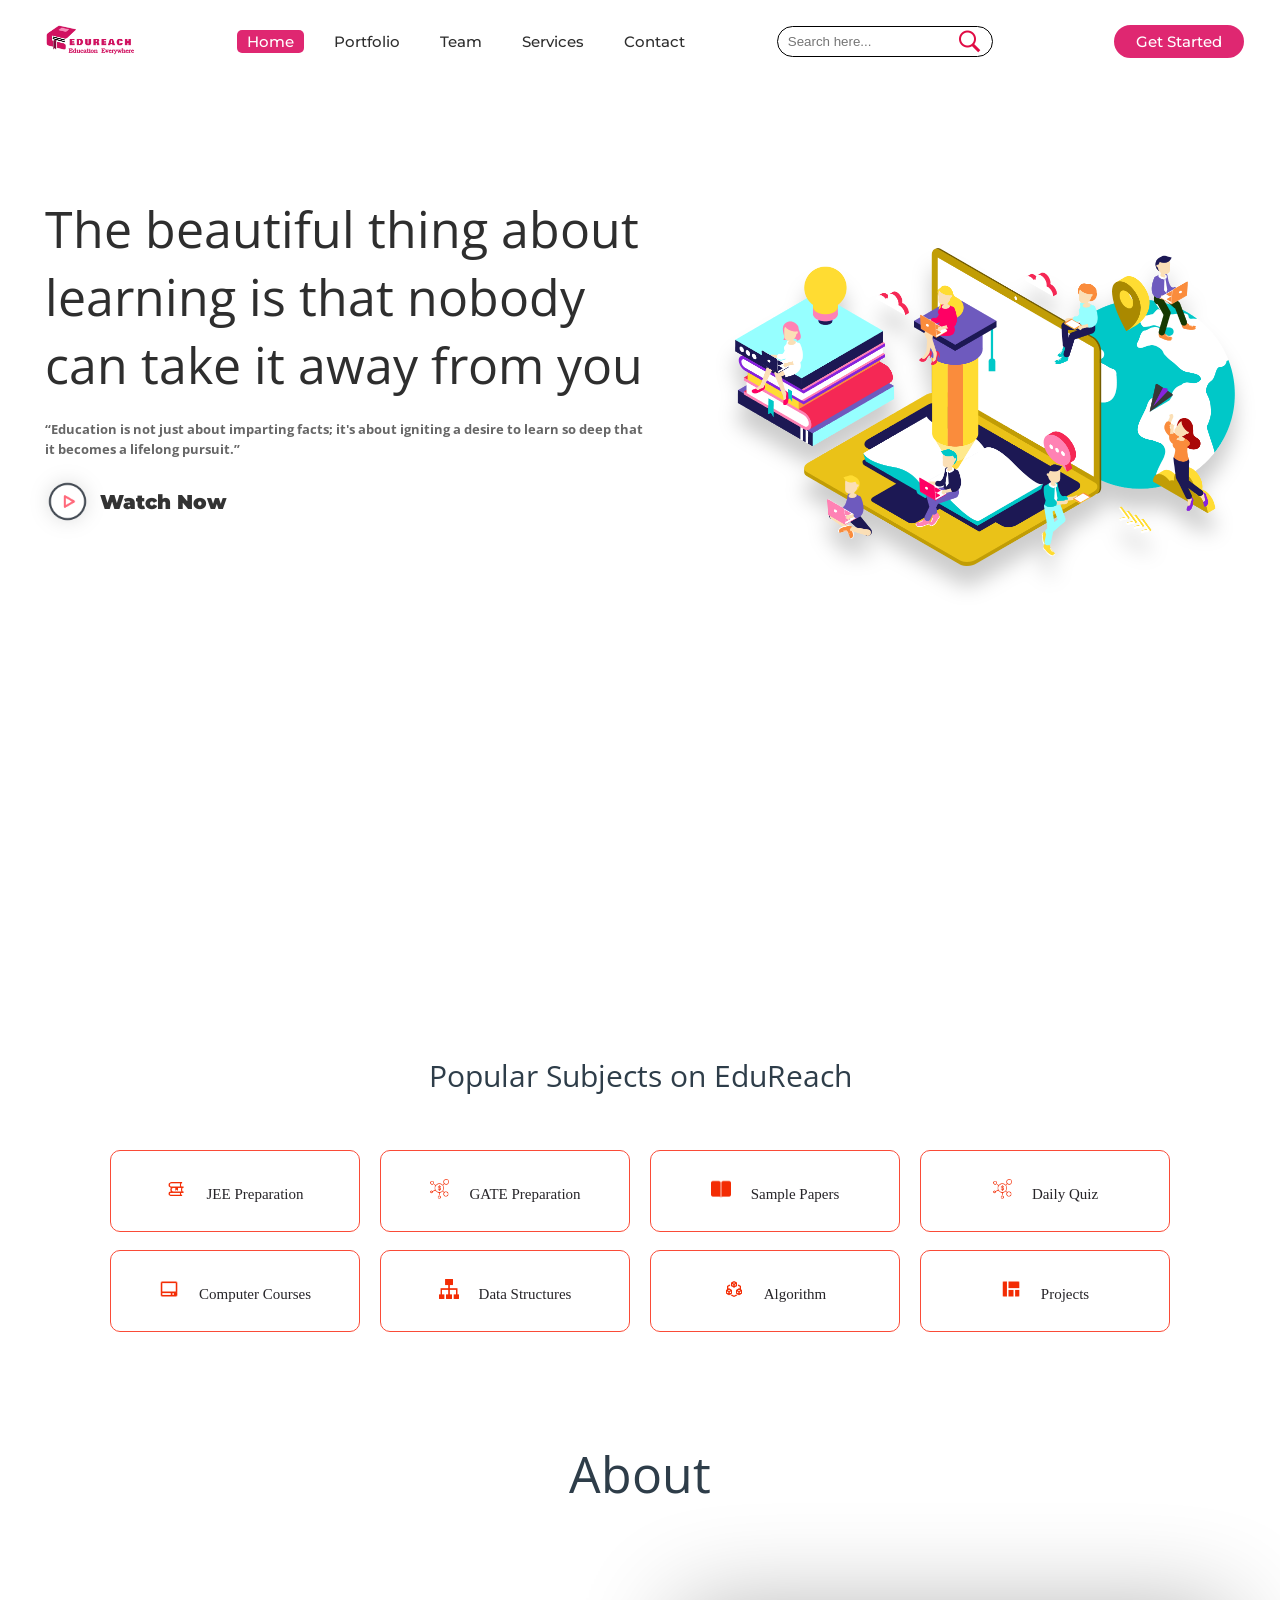
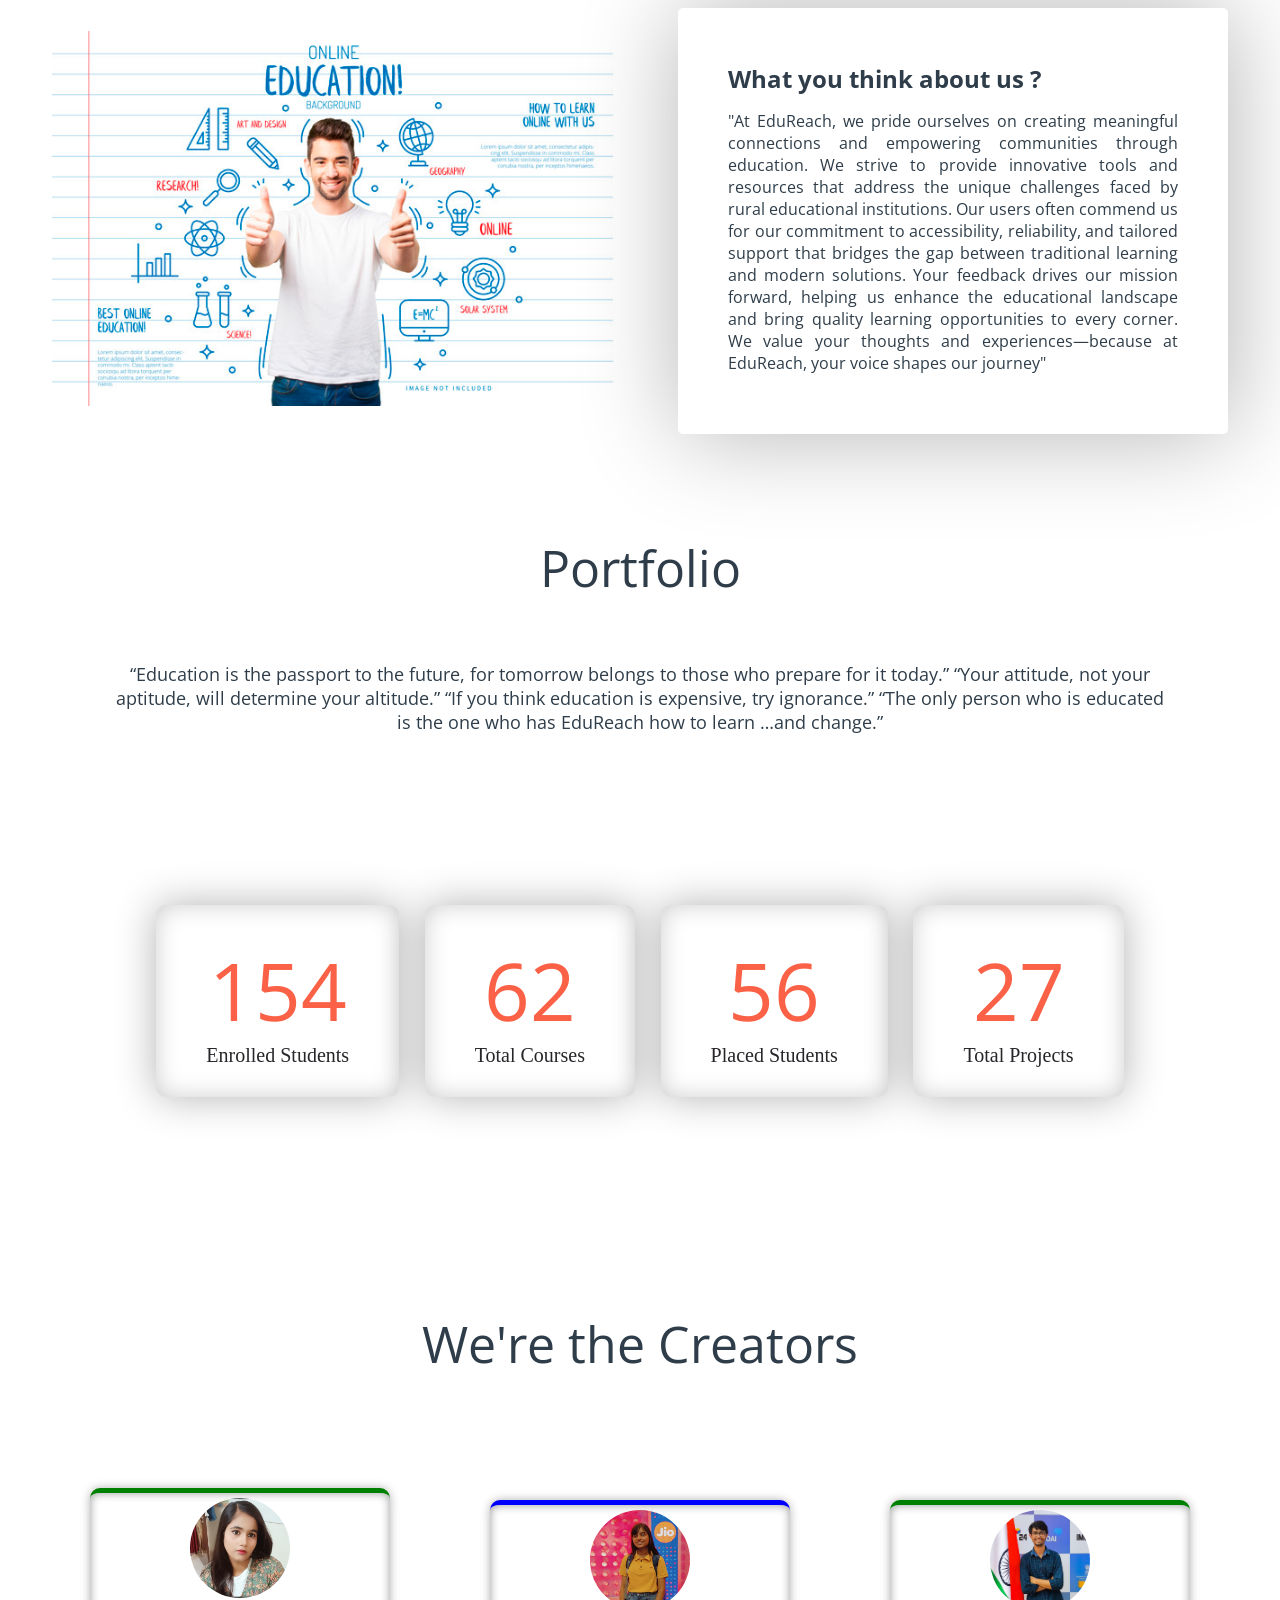
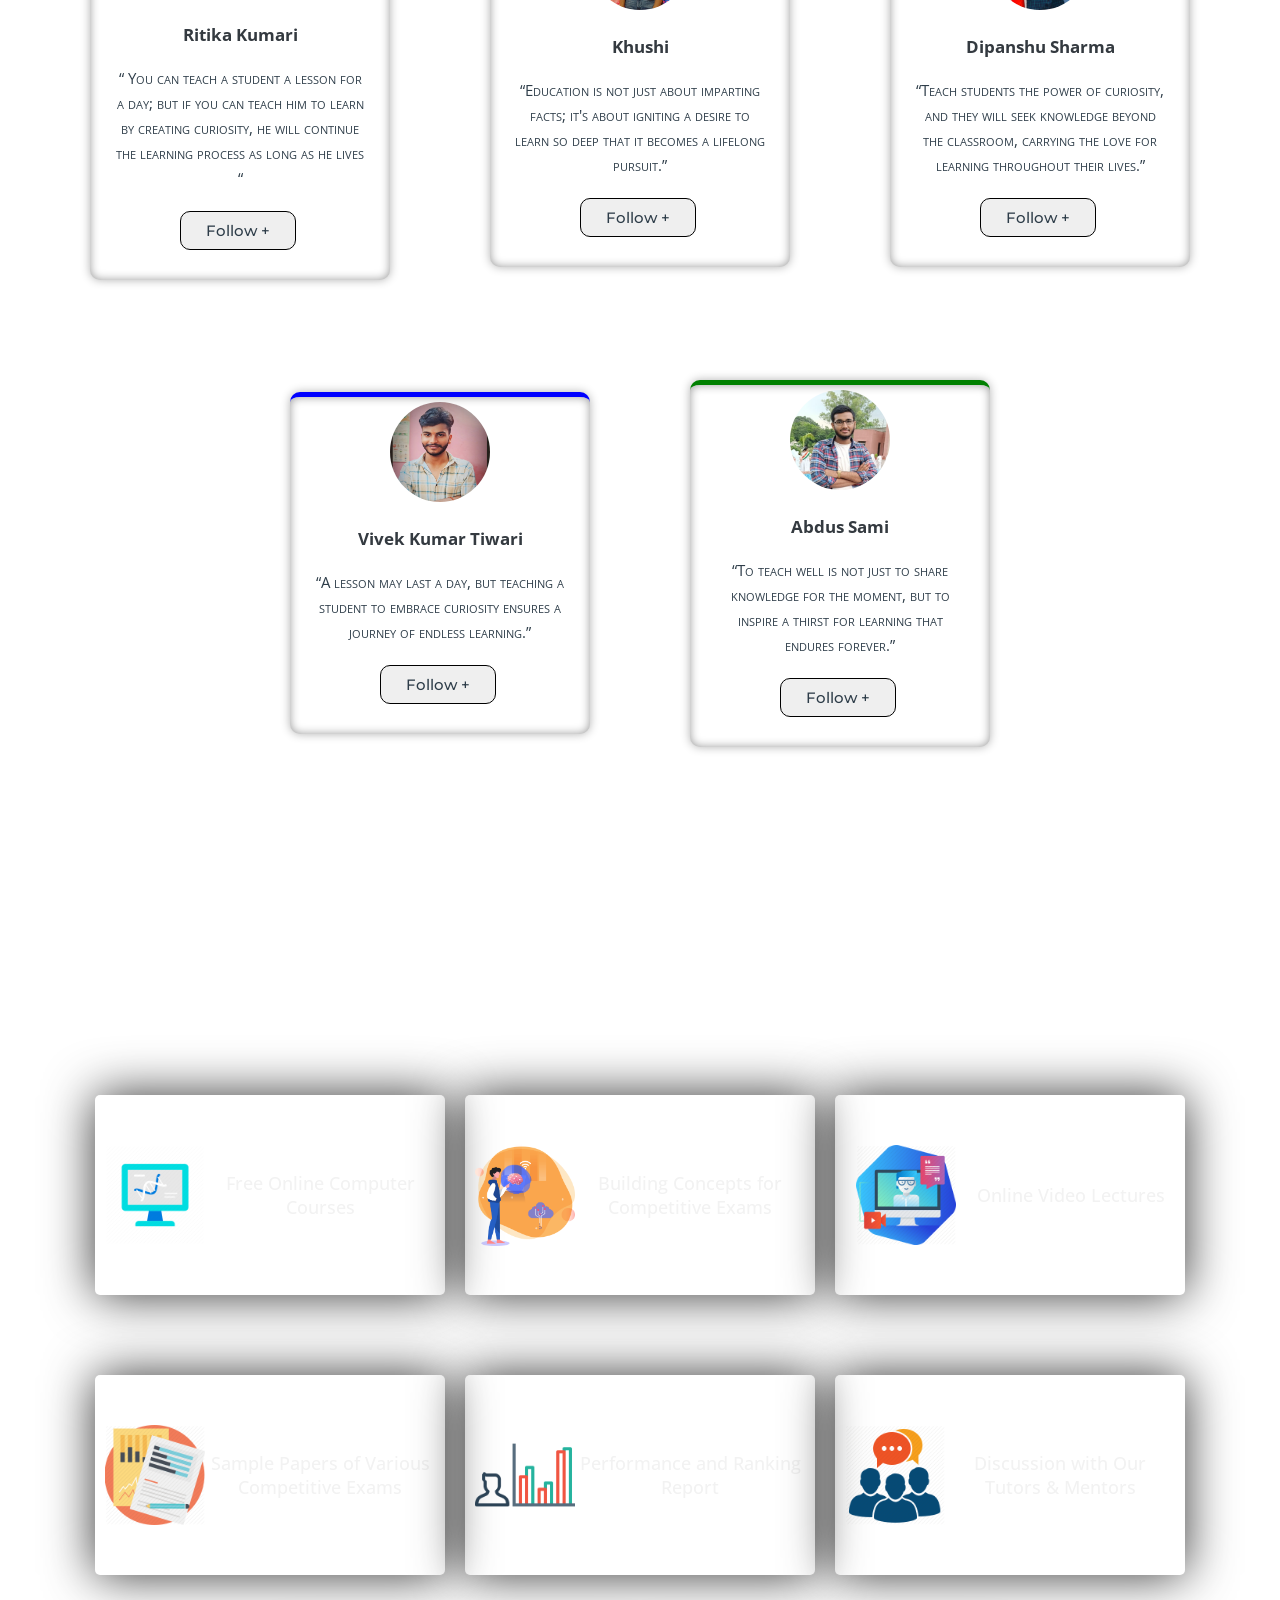
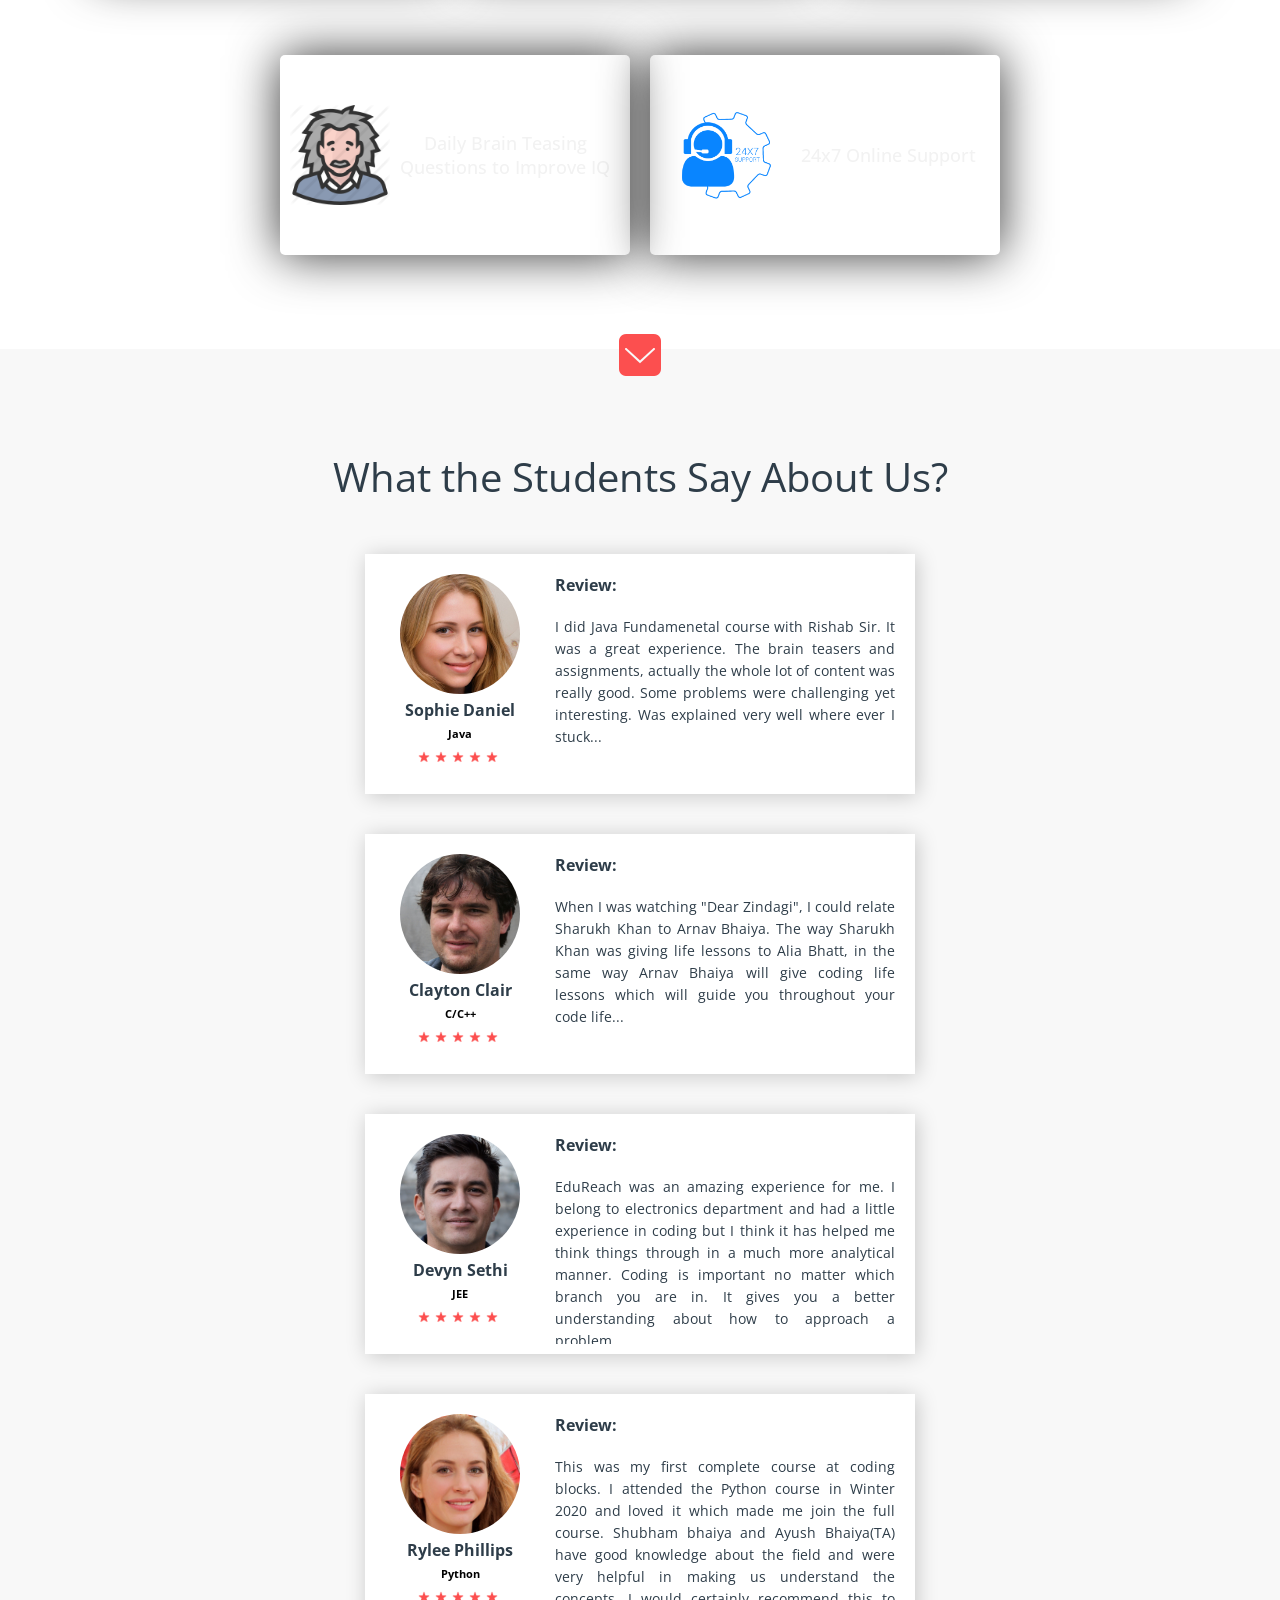
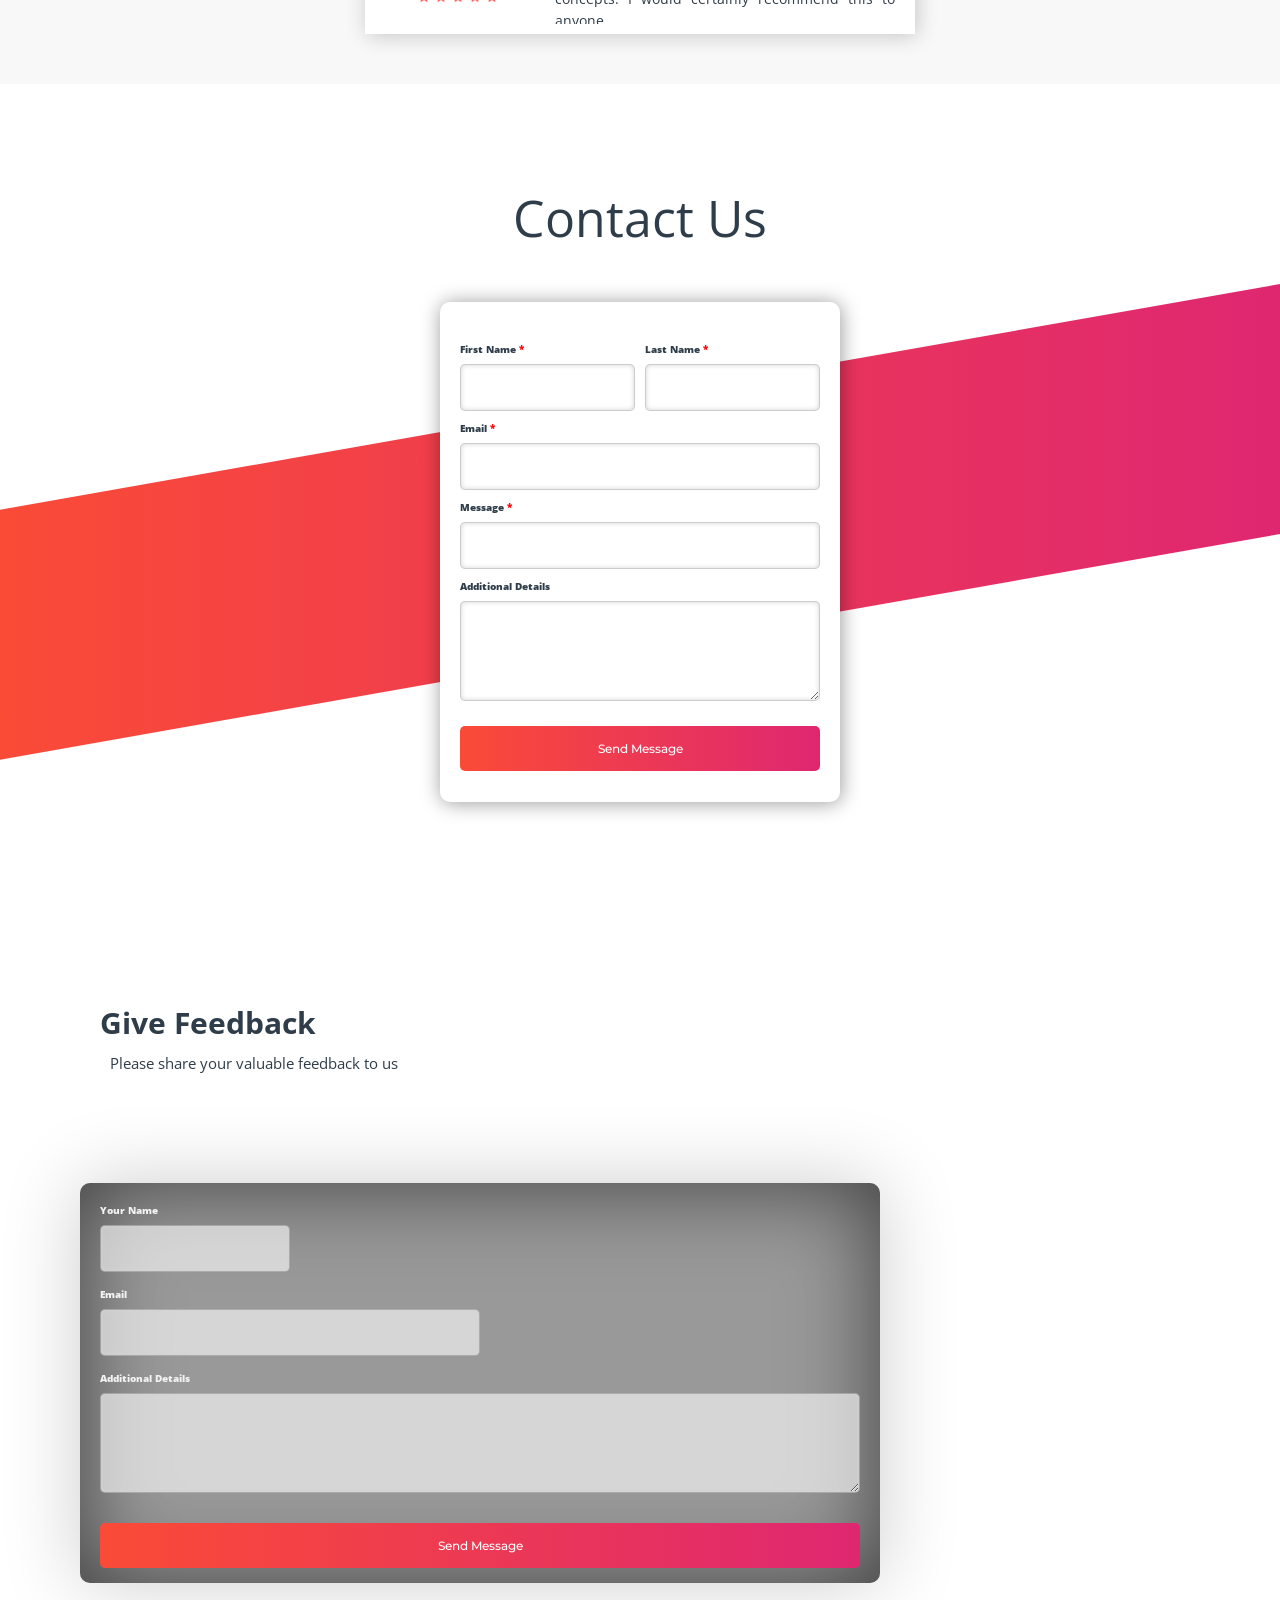
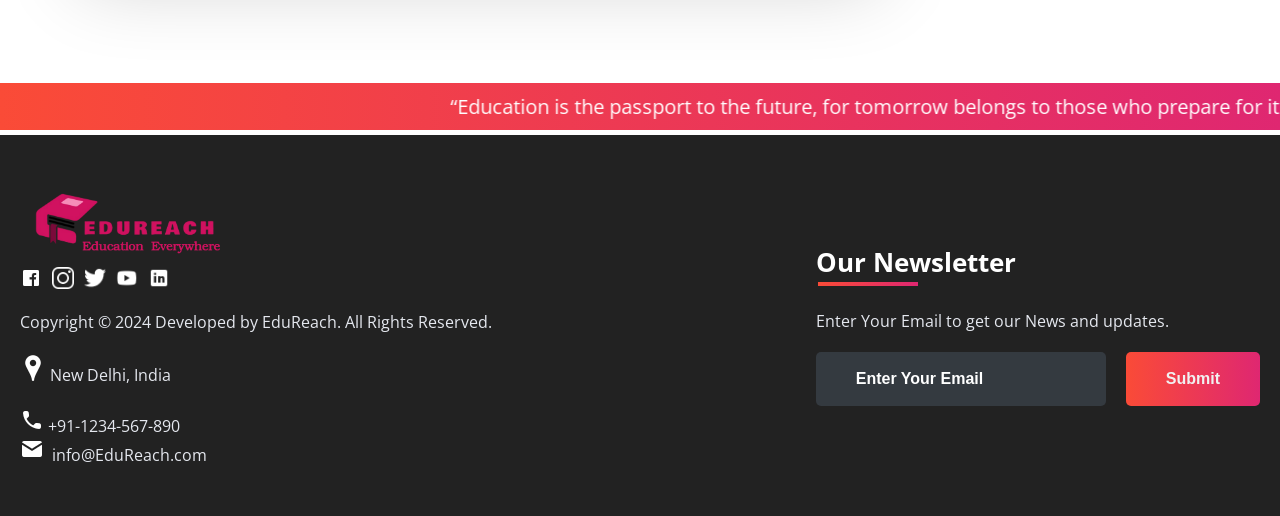
<file: Web Application/index.html>
<!DOCTYPE html>
<html>
<head>
	<link rel="shortcut icon" type="png" href="images/icon/favicon.png">
	<meta charset="utf-8">
	<meta http-equiv="X-UA-Comaptible" content="IE=edge">
	<title>EduReach</title>
	<meta name="desciption" content="">
	<meta name="viewport" content="width=device-width, initial-scale=1">
	<link rel="stylesheet" type="text/css" href="style.css">
	<script type="text/javascript" src="script.js"></script>
	<script src="https://code.jquery.com/jquery-3.2.1.js"></script>
	<script>
		$(window).on('scroll', function () {
			if ($(window).scrollTop()) {
				$('nav').addClass('black');
			} else {
				$('nav').removeClass('black');
			}
		})
	</script>
</head>
<body>
	<!-- Navigation Bar -->
	<header id="header">
		<nav>
			<div class="logo"><a href="index.html"><img src="images/icon/logo.png" alt="logo"></a></div>
			<ul>
				<li><a class="active" href="">Home</a></li>
				<li><a href="#portfolio_section">Portfolio</a></li>
				<li><a href="#team_section">Team</a></li>
				<li><a href="#services_section">Services</a></li>
				<li><a href="#contactus_section">Contact</a></li>
			</ul>
			<div class="srch"><input type="text" class="search" placeholder="Search here..."><img
					src="images/icon/search.png" alt="search" onclick=slide()></div>
			<a class="get-started" href="login.html">Get Started</a>
			<img src="images/icon/menu.png" class="menu" onclick="sideMenu(0)" alt="menu">
		</nav>
		<div class="head-container">
			<div class="quote">
				<p>The beautiful thing about learning is that nobody can take it away from you</p>
				<h5>“Education is not just about imparting facts; it's about igniting a desire to learn so deep that it
					becomes a lifelong pursuit.”
				</h5>
				<div class="play">
					<img src="images/icon/play.png" alt="play"><span><a
							href="https://www.youtube.com/watch?v=uRpcKFFC9LY" target="_blank">Watch Now</a></span>
				</div>
			</div>
			<div class="svg-image">
				<img src="images/extra/svg1.jpg" alt="svg">
			</div>
		</div>
		<div class="side-menu" id="side-menu">
			<div class="close" onclick="sideMenu(1)"><img src="images/icon/close.png" alt=""></div>
			<div class="user">
				<img src="images/icon/logo.png" alt="Username">
				<p><a href="login.html">EduReach</a></p><br>
			
			</div>
			<ul>
				<li><a href="#about_section">About</a></li>
				<li><a href="#portfolio_section">Portfolio</a></li>
				<li><a href="#team_section">Team</a></li>
				<li><a href="#services_section">Services</a></li>
				<li><a href="#contactus_section">Contact</a></li>
				<li><a href="#feedBACK">Feedback</a></li>
			</ul>
		</div>
	</header>
	<!-- Some Popular Subjects -->
	<div class="title">
		<span>Popular Subjects on EduReach</span>
	</div>
	<br><br>
	<div class="course">
		<center>
			<div class="cbox">
				<div class="det"><a href="subjects/jee.html"><img src="images/courses/book.png">JEE Preparation</a>
				</div>
				<div class="det"><a href="subjects/gate.html"><img src="images/courses/d1.png">GATE Preparation</a>
				</div>
				<div class="det"><a href="subjects/jee.html#sample_papers"><img src="images/courses/paper.png">Sample
						Papers</a></div>
				<div class="det"><a href="subjects/quiz.html"><img src="images/courses/d1.png">Daily Quiz</a></div>
			</div>
		</center>
		<div class="cbox">
			<div class="det"><a href="subjects/computer_courses.html"><img src="images/courses/computer.png">Computer
					Courses</a></div>
			<div class="det"><a href="subjects/computer_courses.html#data"><img src="images/courses/data.png">Data
					Structures</a></div>
			<div class="det"><a href="subjects/computer_courses.html#algo"><img
						src="images/courses/algo.png">Algorithm</a></div>
			<div class="det det-last"><a href="subjects/computer_courses.html#projects"><img
						src="images/courses/projects.png">Projects</a></div>
		</div>
	</div>


	<!-- ABOUT -->
	<div class="diffSection" id="about_section">
		<center>
			<p style="font-size: 50px; padding: 100px">About</p>
		</center>
		<div class="about-content">
			<div class="side-image">
				<img class="sideImage" src="images/extra/e3.jpg">
			</div>
			<div class="side-text">
				<h2>What you think about us ?</h2>
				<p>"At EduReach, we pride ourselves on creating meaningful connections and empowering communities
					through education. We strive to provide innovative tools and resources that address the unique
					challenges faced by rural educational institutions. Our users often commend us for our commitment to
					accessibility, reliability, and tailored support that bridges the gap between traditional learning
					and modern solutions. Your feedback drives our mission forward, helping us enhance the educational
					landscape and bring quality learning opportunities to every corner. We value your thoughts and
					experiences—because at EduReach, your voice shapes our journey"</p>
			</div>
		</div>
	</div>


	<!-- PORTFOLIO -->
	<div class="diffSection" id="portfolio_section">
		<center>
			<p style="font-size: 50px; padding: 100px; padding-bottom: 40px;">Portfolio</p>
		</center>
		<div class="content">
			<p>
				“Education is the passport to the future, for tomorrow belongs to those who prepare for it today.” “Your
				attitude, not your aptitude, will determine your altitude.” “If you think education is expensive, try
				ignorance.” “The only person who is educated is the one who has EduReach how to learn …and change.”
			</p>
		</div>
	</div>
	<div class="extra">
		<p>We're increasing this data every year</p>
		<div class="smbox">
			<span>
				<center>
					<div class="data">154</div>
					<div class="det">Enrolled Students</div>
				</center>
			</span>
			<span>
				<center>
					<div class="data">62</div>
					<div class="det">Total Courses</div>
				</center>
			</span>
			<span>
				<center>
					<div class="data">56</div>
					<div class="det">Placed Students</div>
				</center>
			</span>
			<span>
				<center>
					<div class="data">27</div>
					<div class="det">Total Projects</div>
				</center>
			</span>
		</div>
	</div>


	<!-- TEAM -->
	<div class="diffSection" id="team_section">
		<center>
			<p style="font-size: 50px; padding-top: 100px; padding-bottom: 60px;">We're the Creators</p>
		</center>
		<div class="totalcard">
			<div class="card">
				<center><img src="images/creator/Ritika.png"></center>
				<center>
					<div class="card-title">Ritika Kumari</div>
					<div id="detail">
						<p>“ You can teach a student a lesson for a day; but if you can teach him to learn by creating
							curiosity, he will continue the learning process as long as he lives “</p>
						<div class="duty"></div>
						<a href="https://www.linkedin.com/in/ritika-kumari-541536324/" target="_blank"><button
								class="btn-1">Follow +</button></a>
					</div>
				</center>
			</div>
			<div class="card">
				<center><img src="images/creator/Khushi.png"></center>
				<center>
					<div class="card-title">Khushi</div>
					<div id="detail">
						<p>“Education is not just about imparting facts; it's about igniting a desire to learn so deep
							that it becomes a lifelong pursuit.”

						</p>
						<div class="duty"></div>
						<a href="https://www.linkedin.com/in/khushi-31a64a330/" target="_blank"><button
								class="btn-2">Follow +</button></a>
					</div>
				</center>
			</div>
			<div class="card">
				<center><img src="images/creator/Dipanshu.jpg"></center>
				<center>
					<div class="card-title">Dipanshu Sharma</div>
					<div id="detail">
						<p>“Teach students the power of curiosity, and they will seek knowledge beyond the classroom,
							carrying the love for learning throughout their lives.”

						</p>
						<div class="duty"></div>
						<a href="https://linkedin.com/in/dipanshusharmaa" target="_blank"><button
								class="btn-1">Follow +</button></a>
					</div>
				</center>
			</div>
			<div class="card">
				<center><img src="images/creator/Tiwari.png"></center>
				<center>
					<div class="card-title">Vivek Kumar Tiwari</div>
					<div id="detail">
						<p>“A lesson may last a day, but teaching a student to embrace curiosity ensures a journey of
							endless learning.”

						</p>
						<div class="duty"></div>
						<a href="https://www.linkedin.com/in/vivek-tiwari-530988330/" target="_blank"><button
								class="btn-2">Follow +</button></a>
					</div>
				</center>
			</div>
			<div class="card">
				<center><img src="images/creator/Abdus.png"></center>
				<center>
					<div class="card-title">Abdus Sami</div>
					<div id="detail">
						<p>“To teach well is not just to share knowledge for the moment, but to inspire a thirst for
							learning that endures forever.”

						</p>
						<div class="duty"></div>
						<a href="https://www.linkedin.com/in/abdus-sami-893571323/" target="_blank"><button
								class="btn-1">Follow +</button></a>
					</div>
				</center>
			</div>
		</div>
	</div>


	<!-- SERVICES -->
	<div class="service-swipe">
		<div class="diffSection" id="services_section">
			<center>
				<p style="font-size: 50px; padding: 100px; padding-bottom: 40px; color: #fff;">Services</p>
			</center>
		</div>
		<a href="subjects/computer_courses.html">
			<div class="s-card"><img src="images/icon/computer-courses.png">
				<p>Free Online Computer Courses</p>
			</div>
		</a>
		<a href="subjects/jee.html">
			<div class="s-card"><img src="images/icon/brainbooster.png">
				<p>Building Concepts for Competitive Exams</p>
			</div>
		</a>
		<a href="#">
			<div class="s-card"><img src="images/icon/online-tutorials.png">
				<p>Online Video Lectures</p>
			</div>
		</a>
		<a href="subjects/jee.html#sample_papers">
			<div class="s-card"><img src="images/icon/papers.jpg">
				<p>Sample Papers of Various Competitive Exams</p>
			</div>
		</a>
		<a href="#">
			<div class="s-card"><img src="images/icon/p3.png">
				<p>Performance and Ranking Report</p>
			</div>
		</a>
		<a href="#contactus_section">
			<div class="s-card"><img src="images/icon/discussion.png">
				<p>Discussion with Our Tutors & Mentors</p>
			</div>
		</a>
		<a href="subjects/quiz.html">
			<div class="s-card"><img src="images/icon/q1.png">
				<p>Daily Brain Teasing Questions to Improve IQ</p>
			</div>
		</a>
		<a href="#contactus_section">
			<div class="s-card"><img src="images/icon/help.png">
				<p>24x7 Online Support</p>
			</div>
		</a>
	</div>

	<!-- Reviews by Students -->
	<div id="makeitfull">
		<a href="#review_section"><img src="images/icon/makeitfull.png"></a>
	</div>
	<div class="review">
		<div class="diffSection" id="review_section">
			<center>
				<p style="font-size: 40px; padding: 100px; padding-bottom: 40px; color: #2E3D49;">What the Students Say
					About Us?</p>
			</center>
		</div>
		<div class="rev-container">
			<div class="rev-card">
				<div class="identity">
					<img src="images/creator/humanNotExist1.jpg">
					<p>Sophie Daniel</p>
					<h6>Java</h6>
					<div class="rating"><img src="images/icon/star.png"><img src="images/icon/star.png"><img
							src="images/icon/star.png"><img src="images/icon/star.png"><img src="images/icon/star.png">
					</div>
				</div>
				<div class="rev-cont">
					<p id="title">Review:</p>
					<p id="content">
						I did Java Fundamenetal course with Rishab Sir. It was a great experience. The brain teasers and
						assignments, actually the whole lot of content was really good. Some problems were challenging
						yet interesting. Was explained very well where ever I stuck...
					</p>
				</div>
			</div>
			<div class="rev-card">
				<div class="identity">
					<img src="images/creator/humanNotExist2.jpg">
					<p>Clayton Clair</p>
					<h6>C/C++</h6>
					<div class="rating"><img src="images/icon/star.png"><img src="images/icon/star.png"><img
							src="images/icon/star.png"><img src="images/icon/star.png"><img src="images/icon/star.png">
					</div>
				</div>
				<div class="rev-cont">
					<p id="title">Review:</p>
					<p id="content">
						When I was watching "Dear Zindagi", I could relate Sharukh Khan to Arnav Bhaiya. The way Sharukh
						Khan was giving life lessons to Alia Bhatt, in the same way Arnav Bhaiya will give coding life
						lessons which will guide you throughout your code life...
					</p>
				</div>
			</div>
			<div class="rev-card">
				<div class="identity">
					<img src="images/creator/humanNotExist3.jpg">
					<p>Devyn Sethi</p>
					<h6>JEE</h6>
					<div class="rating"><img src="images/icon/star.png"><img src="images/icon/star.png"><img
							src="images/icon/star.png"><img src="images/icon/star.png"><img src="images/icon/star.png">
					</div>
				</div>
				<div class="rev-cont">
					<p id="title">Review:</p>
					<p id="content">
						EduReach was an amazing experience for me. I belong to electronics department and had a little
						experience in coding but I think it has helped me think things through in a much more analytical
						manner. Coding is important no matter which branch you are in. It gives you a better
						understanding about how to approach a problem...
					</p>
				</div>
			</div>
			<div class="rev-card">
				<div class="identity">
					<img src="images/creator/humanNotExist4.jpg">
					<p>Rylee Phillips</p>
					<h6>Python</h6>
					<div class="rating"><img src="images/icon/star.png"><img src="images/icon/star.png"><img
							src="images/icon/star.png"><img src="images/icon/star.png"><img src="images/icon/star.png">
					</div>
				</div>
				<div class="rev-cont">
					<p id="title">Review:</p>
					<p id="content">
						This was my first complete course at coding blocks. I attended the Python course in Winter 2020
						and loved it which made me join the full course. Shubham bhaiya and Ayush Bhaiya(TA) have good
						knowledge about the field and were very helpful in making us understand the concepts. I would
						certainly recommend this to anyone...
					</p>
				</div>
			</div>
		</div>
	</div>

	<!-- CONTACT US -->
	<div class="diffSection" id="contactus_section">
		<center>
			<p style="font-size: 50px; padding: 100px">Contact Us</p>
		</center>
		<div class="csec"></div>
		<div class="back-contact">
			<div class="cc">
				<form action="mailto:info@EduReach.com" method="post" enctype="text/plain">
					<label>First Name <span class="imp">*</span></label><label style="margin-left: 185px">Last Name
						<span class="imp">*</span></label><br>
					<center>
						<input type="text" name="" style="margin-right: 10px; width: 175px" required="required"><input
							type="text" name="lname" style="width: 175px" required="required"><br>
					</center>
					<label>Email <span class="imp">*</span></label><br>
					<input type="email" name="mail" style="width: 100%" required="required"><br>
					<label>Message <span class="imp">*</span></label><br>
					<input type="text" name="message" style="width: 100%" required="required"><br>
					<label>Additional Details</label><br>
					<textarea name="addtional"></textarea><br>
					<button type="submit" id="csubmit">Send Message</button>
				</form>
			</div>
		</div>
	</div>


	<!-- FEEDBACK -->
	<div class="title2" id="feedBACK">
		<span>Give Feedback</span>
		<div class="shortdesc2">
			<p>Please share your valuable feedback to us</p>
		</div>
	</div>

	<div class="feedbox">
		<div class="feed">
			<form action="mailto:info@EduReach.com" method="post" enctype="text/plain">
				<label>Your Name</label><br>
				<input type="text" name="" class="fname" required="required"><br>
				<label>Email</label><br>
				<input type="email" name="mail" required="required"><br>
				<label>Additional Details</label><br>
				<textarea name="addtional"></textarea><br>
				<button type="submit" id="csubmit">Send Message</button>
			</form>
		</div>
	</div>

	<!-- Sliding Information -->
	<marquee style="background: linear-gradient(to right, #FA4B37, #DF2771); margin-top: 50px;" direction="left"
		onmouseover="this.stop()" onmouseout="this.start()" scrollamount="20">
		<div class="marqu">“Education is the passport to the future, for tomorrow belongs to those who prepare for it
			today.” “Your attitude, not your aptitude, will determine your altitude.” “If you think education is
			expensive, try ignorance.” “The only person who is educated is the one who has EduReach how to learn …and
			change.”</div>
	</marquee>

	<!-- FOOTER -->
	<footer>
		<div class="footer-container">
			<div class="left-col">
				<img src="images/icon/logo - Copy.png" style="width: 200px;">
				<div class="logo"></div>
				<div class="social-media">
					<a href="#"><img src="images/icon\fb.png"></a>
					<a href="#"><img src="images/icon\insta.png"></a>
					<a href="#"><img src="images/icon\tt.png"></a>
					<a href="#"><img src="images/icon\ytube.png"></a>
					<a href="#"><img src="images/icon\linkedin.png"></a>
				</div><br><br>
				<p class="rights-text">Copyright © 2024 Developed by EduReach. All Rights Reserved.</p>
				<br>
				<p><img src="images/icon/location.png"> New Delhi, India<br> </p>
				<br>
				<p><img src="images/icon/phone.png"> +91-1234-567-890<br><img src="images/icon/mail.png">&nbsp;
					info@EduReach.com</p>
			</div>
			<div class="right-col">
				<h1 style="color: #fff">Our Newsletter</h1>
				<div class="border"></div><br>
				<p>Enter Your Email to get our News and updates.</p>
				<form class="newsletter-form">
					<input class="txtb" type="email" placeholder="Enter Your Email">
					<input class="btn" type="submit" value="Submit">
				</form>
			</div>
		</div>
	</footer>

</body>

</html>
</file>
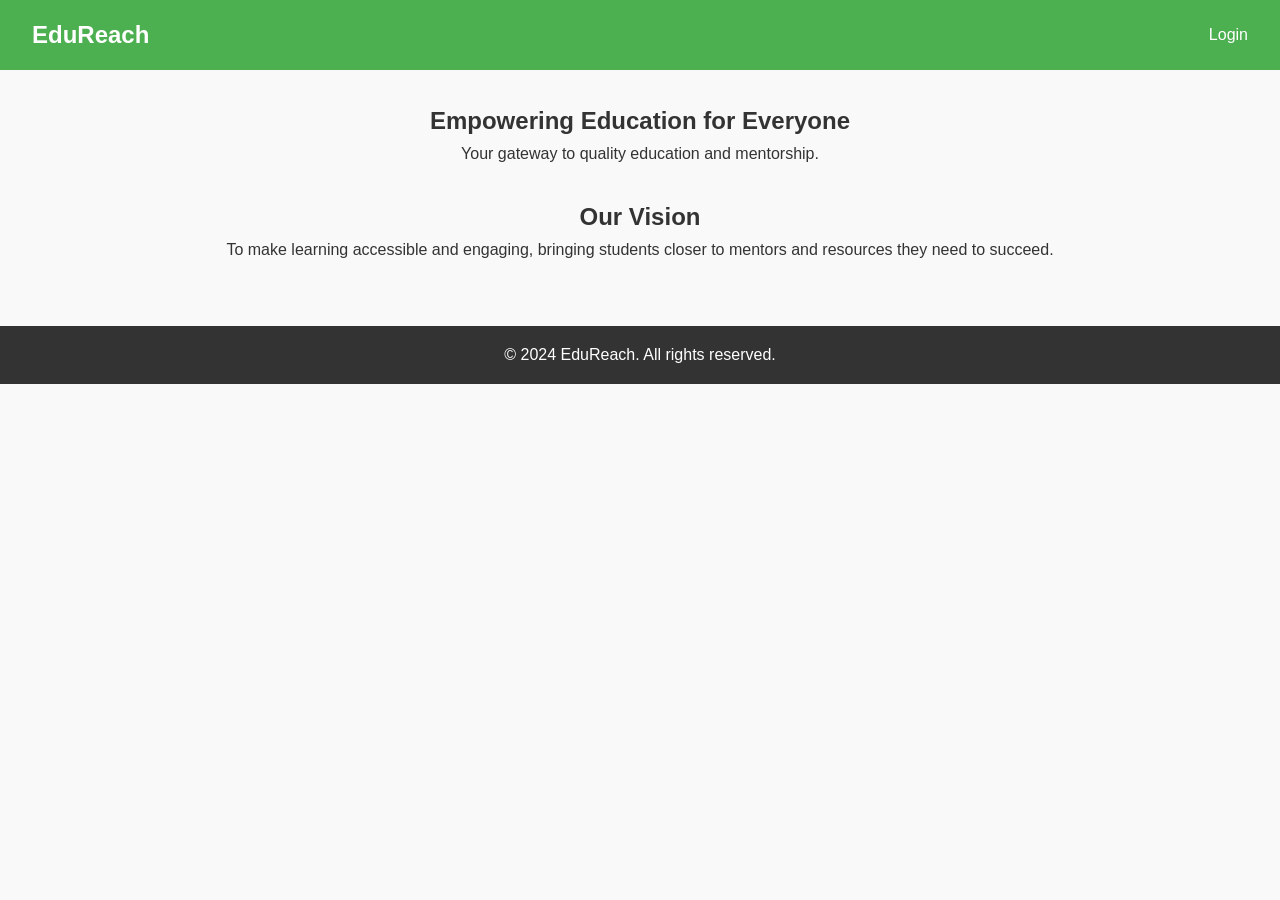
<file: Web/index.html>
<!DOCTYPE html>
<html lang="en">
<head>
    <meta charset="UTF-8">
    <meta name="viewport" content="width=device-width, initial-scale=1.0">
    <title>EduReach - Homepage</title>
    <link rel="stylesheet" href="style.css">
</head>
<body>
    <header>
        <div class="logo">EduReach</div>
        <nav>
            <ul>
                <li><a href="login.html">Login</a></li>
            </ul>
        </nav>
    </header>

    <main>
        <section class="tagline">
            <h1>Empowering Education for Everyone</h1>
            <p>Your gateway to quality education and mentorship.</p>
        </section>

        <section class="vision">
            <h2>Our Vision</h2>
            <p>To make learning accessible and engaging, bringing students closer to mentors and resources they need to succeed.</p>
        </section>
    </main>

    <footer>
        <p>&copy; 2024 EduReach. All rights reserved.</p>
    </footer>
</body>
</html>
</file>
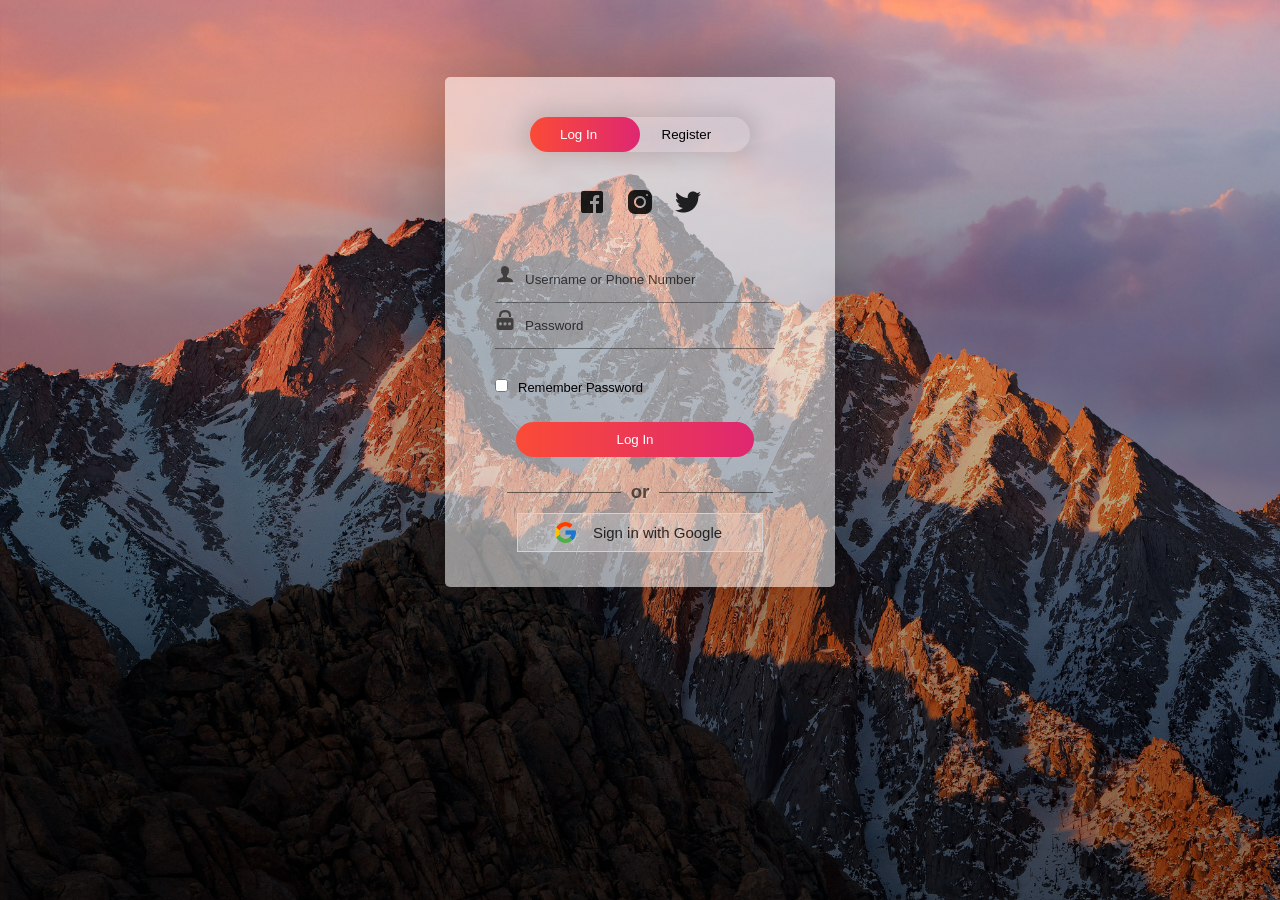
<file: Web Application/login.html>
<!DOCTYPE html>
<html>
<head>
	<link rel="shortcut icon" type="png" href="images/icon/favicon.png">
	<title>Login SignUp</title>
	<link rel="stylesheet" type="text/css" href="loginStyle.css">
	<script src="https://ajax.googleapis.com/ajax/libs/jquery/3.4.1/jquery.min.js"></script>

<!-- It will redirect to the Home Page after submitting the form -->
<script>
    $(document).ready(function(){
      $("form").submit(function(event){
        event.preventDefault(); // Prevent the default form submission
        alert("Successful!"); // Show the alert message
        window.location.href = "Sessions/Live_Sessions.html"; // Redirect to the Home Page
      });
    });
    </script>
    
</head>
<body>
		<div class="form-box">
			<div class="button-box">
				<div id="btn"></div>
				<button type="button" class="toggle-btn" id="log" onclick="login()" style="color: #fff;">Log In</button>
				<button type="button" class="toggle-btn" id="reg" onclick="register()">Register</button>
			</div>
			<div class="social-icons">
				<img src="images/icon/fb2.png">
				<img src="images/icon/insta2.png">
				<img src="images/icon/tt2.png">
			</div>
			
			<!-- Login Form -->
			<form id="login" class="input-group" action="index.html">
				<div class="inp">
					<img src="images/icon/user.png"><input type="text" id="email" class="input-field" placeholder="Username or Phone Number" style="width: 88%; border:none;" required="required">
				</div>
				<div class="inp">
					<img src="images/icon/password.png"><input type="password" id="password" class="input-field" placeholder="Password" style="width: 88%; border: none;" required="required">
				</div>
				<input type="checkbox" class="check-box">Remember Password
				<button type="submit" class="submit-btn">Log In</button>
			</form>


			<div class="other" id="other">
				<div class="instead">
					<h3>or</h3>
				</div>
				<button class="connect" onclick="google()">
					<img src="images/icon/google.png"><span>Sign in with Google</span>
				</button>
			</div>
			
			<!-- Registration Form -->
			<form id="register" class="input-group">
				<input type="text" class="input-field" placeholder="Full Name" required="required">
				<input type="email" class="input-field" placeholder="Email Address" required="required">
				<input type="password" class="input-field" placeholder="Create Password" name="psame" required="required">
				<input type="password" class="input-field" placeholder="Confirm Password" name="psame" required="required">
				<input type="checkbox" class="check-box" id="chkAgree" onclick="goFurther()">I agree to the Terms & Conditions
				<button type="submit" id="btnSubmit" class="submit-btn reg-btn">Register</button>
			</form>
		</div>
		<script type="text/javascript" src="script.js"></script>
</body>
</html>
</file>
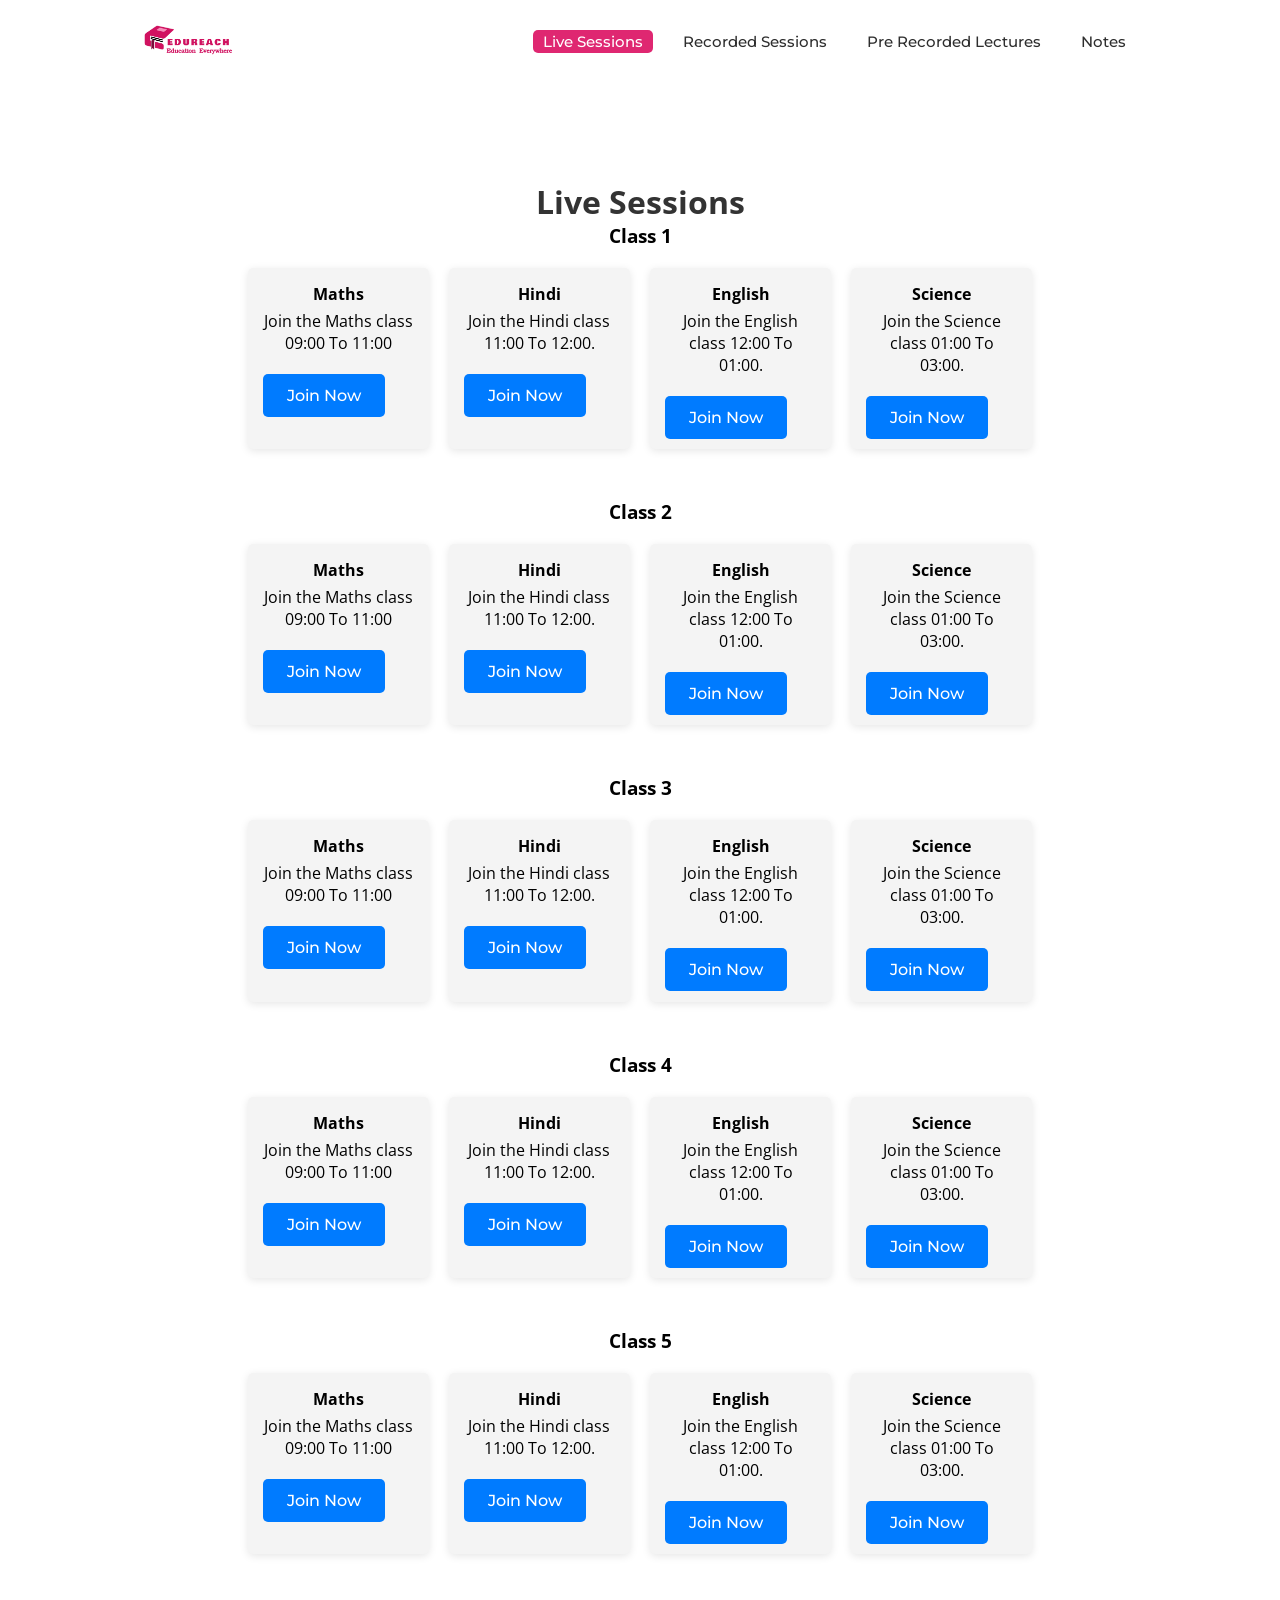
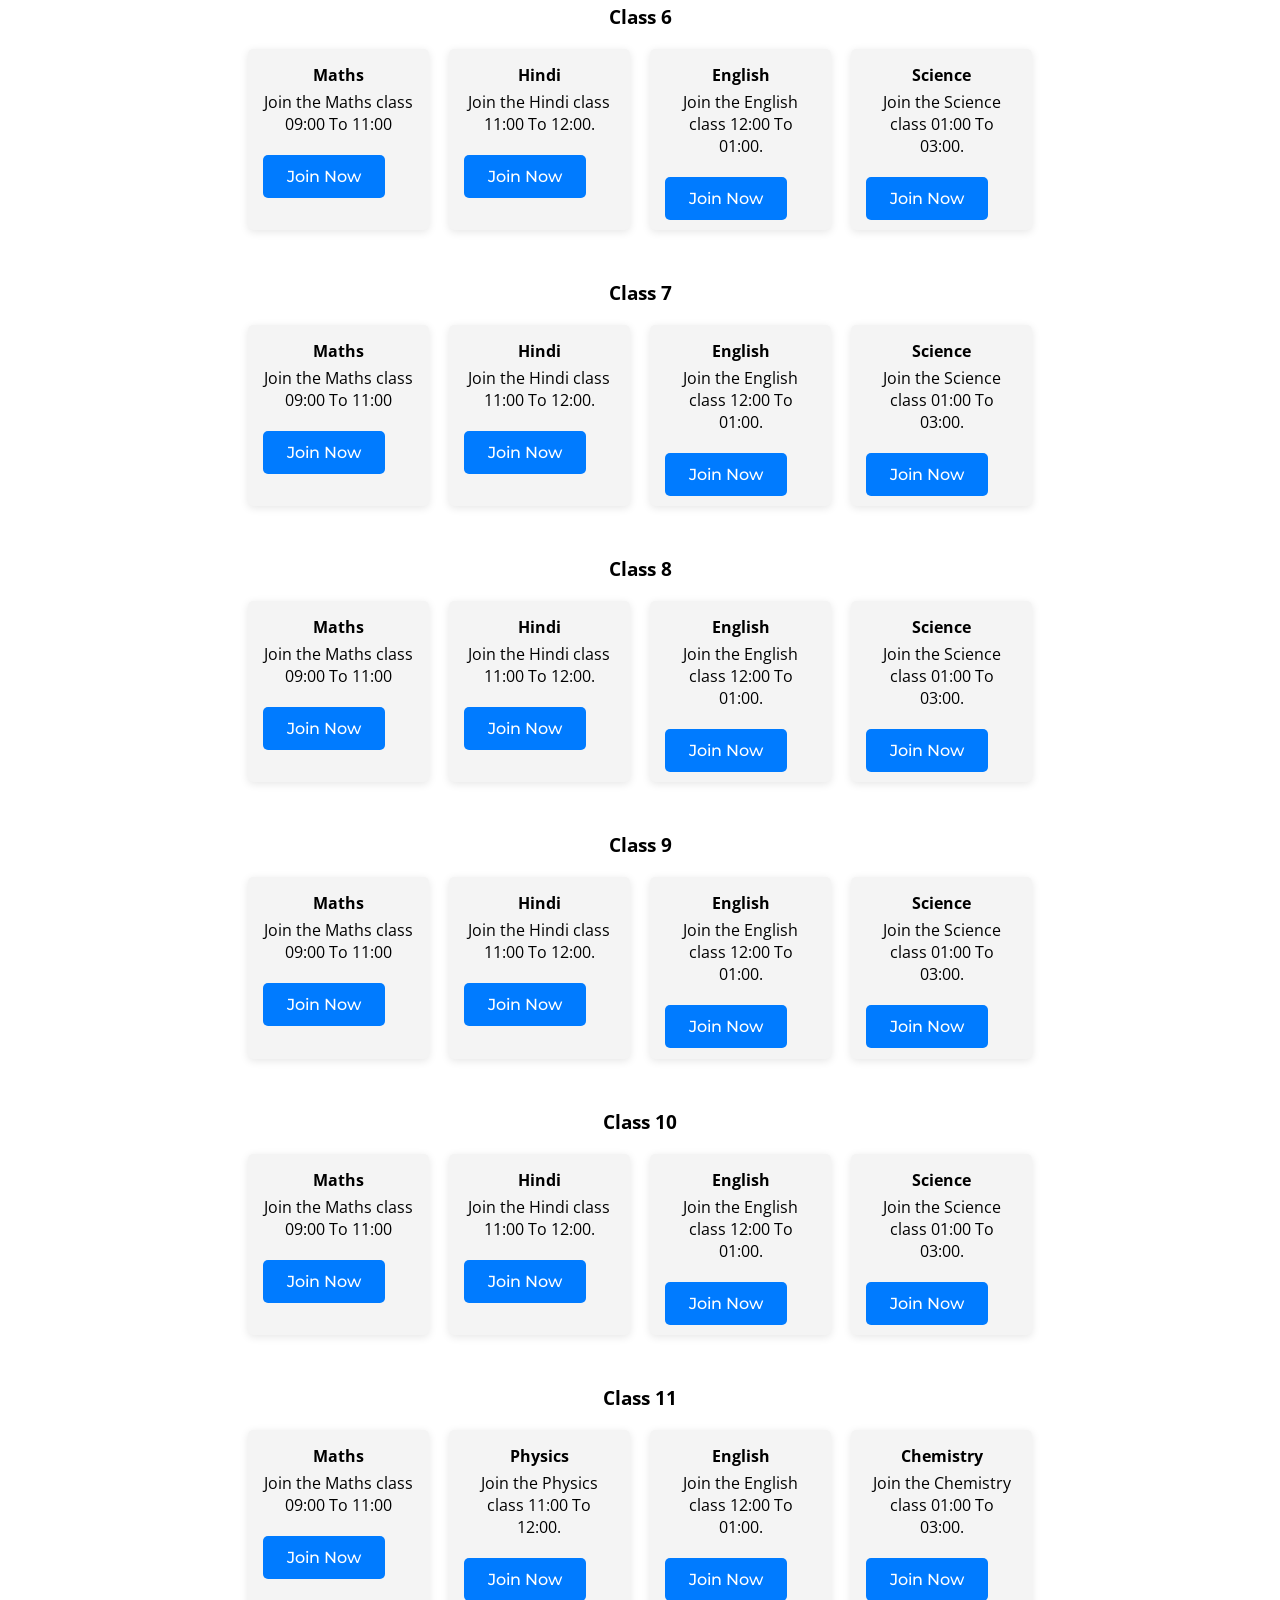
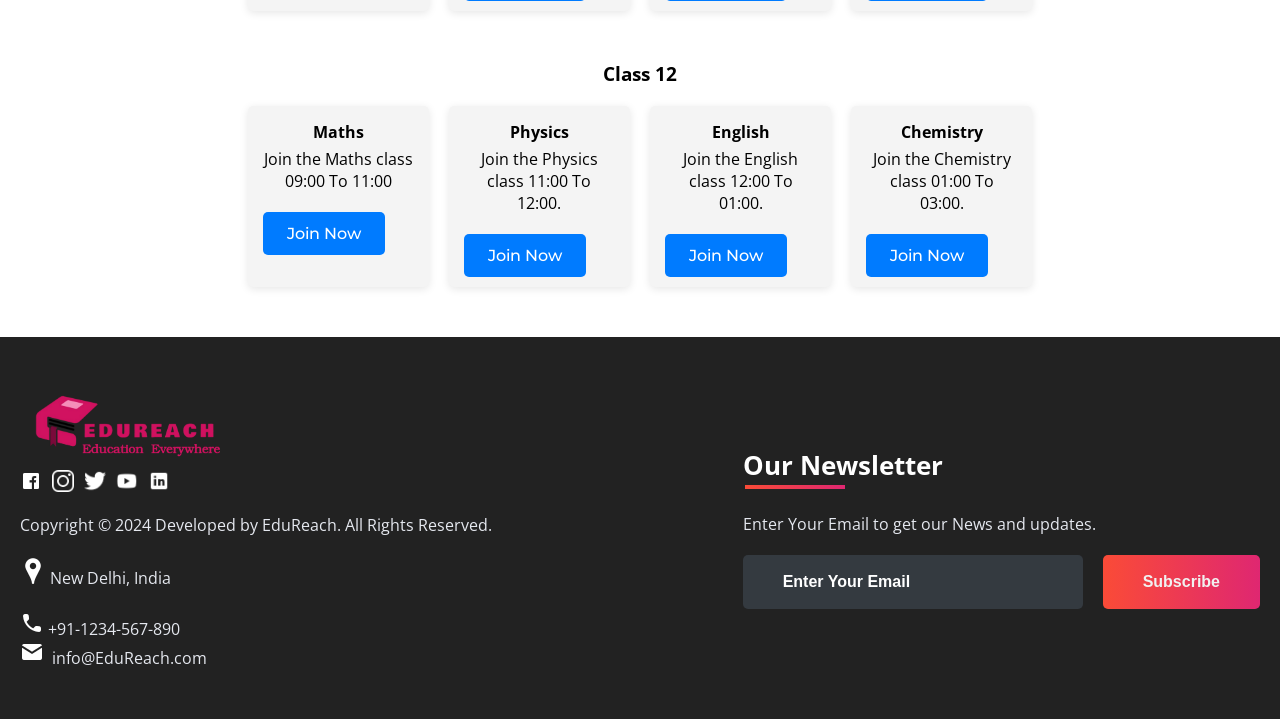
<file: Web Application/Sessions/Live_Sessions.html>
<!DOCTYPE html>
<html lang="en">
<head>
    <meta charset="UTF-8">
    <meta name="viewport" content="width=device-width, initial-scale=1.0">
    <title>Virtual Classroom - EduReach</title>
    <link rel="stylesheet" href="headerfooter.css">
    <link rel="stylesheet" href="Live_Sessions.css">
</head>
<body>
    <!-- Navigation Bar -->
    <header id="header">
        <nav>
            <div class="logo"><a href="/EduReach/Web Application/index.html"><img src="images/icon/logo.png" alt="logo"></a></div>
            <ul>
                <li><a href="/EduReach/Web Application/Sessions/Live_Sessions.html" class="active">Live Sessions</a></li>
                <li><a href="/EduReach/Web Application/Sessions/RecordedSessons.html">Recorded Sessions</a></li>
                <li><a href="/EduReach/Web Application/Sessions/PreRecodedLecture.html">Pre Recorded Lectures</a></li>
                <li><a href="/EduReach/Web Application/Sessions/notes.html">Notes</a></li>
            </ul>
        </nav>
    </header>

    <!-- Live Sessions Section -->
    <section id="live-sessions">
        <h2>Live Sessions</h2>

        <!-- Class 1 Section -->
        <div class="class-section">
            <h3>Class 1</h3>
            <div class="subjects-container">
                <div class="subject-item">
                    <h4>Maths</h4>
                    <p>Join the Maths class 09:00 To 11:00 </p>
                    <div class="button-container">
                        <a href="https://us05web.zoom.us/j/88056629836?pwd=8egXHb0RDUXRP6tkXTF8OOqXFAOZm8.1" target="_blank" class="join-meeting-btn">Join Now</a>
                    </div>
                </div>
                <div class="subject-item">
                    <h4>Hindi</h4>
                    <p>Join the Hindi class 11:00 To 12:00.</p>
                    <div class="button-container">
                        <a href="https://us05web.zoom.us/j/88056629836?pwd=8egXHb0RDUXRP6tkXTF8OOqXFAOZm8.1" target="_blank" class="join-meeting-btn">Join Now</a>
                    </div>
                </div>
                <div class="subject-item">
                    <h4>English</h4>
                    <p>Join the English class 12:00 To 01:00.</p>
                    <div class="button-container">
                        <a href="https://us05web.zoom.us/j/88056629836?pwd=8egXHb0RDUXRP6tkXTF8OOqXFAOZm8.1" target="_blank" class="join-meeting-btn">Join Now</a>
                    </div>
                </div>
                <div class="subject-item">
                    <h4>Science</h4>
                    <p>Join the Science class 01:00 To 03:00.</p>
                    <div class="button-container">
                        <a href="https://us05web.zoom.us/j/88056629836?pwd=8egXHb0RDUXRP6tkXTF8OOqXFAOZm8.1" target="_blank" class="join-meeting-btn">Join Now</a>
                    </div>
                </div>
            </div>
        </div>

        <!-- Class 2 Section -->
        <div class="class-section">
            <h3>Class 2</h3>
            <div class="subjects-container">
                <div class="subject-item">
                    <h4>Maths</h4>
                    <p>Join the Maths class 09:00 To 11:00</p>
                    <div class="button-container">
                        <a href="https://us05web.zoom.us/j/88056629836?pwd=8egXHb0RDUXRP6tkXTF8OOqXFAOZm8.1" target="_blank" class="join-meeting-btn">Join Now</a>
                    </div>
                </div>
                <div class="subject-item">
                    <h4>Hindi</h4>
                    <p>Join the Hindi class 11:00 To 12:00.</p>
                    <div class="button-container">
                        <a href="https://us05web.zoom.us/j/88056629836?pwd=8egXHb0RDUXRP6tkXTF8OOqXFAOZm8.1" target="_blank" class="join-meeting-btn">Join Now</a>
                    </div>
                </div>
                <div class="subject-item">
                    <h4>English</h4>
                    <p>Join the English class 12:00 To 01:00.</p>
                    <div class="button-container">
                        <a href="https://us05web.zoom.us/j/88056629836?pwd=8egXHb0RDUXRP6tkXTF8OOqXFAOZm8.1" target="_blank" class="join-meeting-btn">Join Now</a>
                    </div>
                </div>
                <div class="subject-item">
                    <h4>Science</h4>
                    <p>Join the Science class 01:00 To 03:00.</p>
                    <div class="button-container">
                        <a href="https://us05web.zoom.us/j/88056629836?pwd=8egXHb0RDUXRP6tkXTF8OOqXFAOZm8.1" target="_blank" class="join-meeting-btn">Join Now</a>
                    </div>
                </div>
            </div>
        </div>

        <!-- Class 3 Section -->
<div class="class-section">
    <h3>Class 3</h3>
    <div class="subjects-container">
        <div class="subject-item">
            <h4>Maths</h4>
            <p>Join the Maths class 09:00 To 11:00</p>
            <div class="button-container">
                <a href="https://us05web.zoom.us/j/88056629836?pwd=8egXHb0RDUXRP6tkXTF8OOqXFAOZm8.1" target="_blank" class="join-meeting-btn">Join Now</a>
            </div>
        </div>
        <div class="subject-item">
            <h4>Hindi</h4>
            <p>Join the Hindi class 11:00 To 12:00.</p>
            <div class="button-container">
                <a href="https://us05web.zoom.us/j/88056629836?pwd=8egXHb0RDUXRP6tkXTF8OOqXFAOZm8.1" target="_blank" class="join-meeting-btn">Join Now</a>
            </div>
        </div>
        <div class="subject-item">
            <h4>English</h4>
            <p>Join the English class 12:00 To 01:00.</p>
            <div class="button-container">
                <a href="https://us05web.zoom.us/j/88056629836?pwd=8egXHb0RDUXRP6tkXTF8OOqXFAOZm8.1" target="_blank" class="join-meeting-btn">Join Now</a>
            </div>
        </div>
        <div class="subject-item">
            <h4>Science</h4>
            <p>Join the Science class 01:00 To 03:00.</p>
            <div class="button-container">
                <a href="https://us05web.zoom.us/j/88056629836?pwd=8egXHb0RDUXRP6tkXTF8OOqXFAOZm8.1" target="_blank" class="join-meeting-btn">Join Now</a>
            </div>
        </div>
    </div>
</div>

<!-- Class 4 Section -->
<div class="class-section">
    <h3>Class 4</h3>
    <div class="subjects-container">
        <div class="subject-item">
            <h4>Maths</h4>
            <p>Join the Maths class 09:00 To 11:00</p>
            <div class="button-container">
                <a href="https://us05web.zoom.us/j/88056629836?pwd=8egXHb0RDUXRP6tkXTF8OOqXFAOZm8.1" target="_blank" class="join-meeting-btn">Join Now</a>
            </div>
        </div>
        <div class="subject-item">
            <h4>Hindi</h4>
            <p>Join the Hindi class 11:00 To 12:00.</p>
            <div class="button-container">
                <a href="https://us05web.zoom.us/j/88056629836?pwd=8egXHb0RDUXRP6tkXTF8OOqXFAOZm8.1" target="_blank" class="join-meeting-btn">Join Now</a>
            </div>
        </div>
        <div class="subject-item">
            <h4>English</h4>
            <p>Join the English class 12:00 To 01:00.</p>
            <div class="button-container">
                <a href="https://us05web.zoom.us/j/88056629836?pwd=8egXHb0RDUXRP6tkXTF8OOqXFAOZm8.1" target="_blank" class="join-meeting-btn">Join Now</a>
            </div>
        </div>
        <div class="subject-item">
            <h4>Science</h4>
            <p>Join the Science class 01:00 To 03:00.</p>
            <div class="button-container">
                <a href="https://us05web.zoom.us/j/88056629836?pwd=8egXHb0RDUXRP6tkXTF8OOqXFAOZm8.1" target="_blank" class="join-meeting-btn">Join Now</a>
            </div>
        </div>
    </div>
</div>

<!-- Class 5 Section -->
<div class="class-section">
    <h3>Class 5</h3>
    <div class="subjects-container">
        <div class="subject-item">
            <h4>Maths</h4>
            <p>Join the Maths class 09:00 To 11:00</p>
            <div class="button-container">
                <a href="https://us05web.zoom.us/j/88056629836?pwd=8egXHb0RDUXRP6tkXTF8OOqXFAOZm8.1" target="_blank" class="join-meeting-btn">Join Now</a>
            </div>
        </div>
        <div class="subject-item">
            <h4>Hindi</h4>
            <p>Join the Hindi class 11:00 To 12:00.</p>
            <div class="button-container">
                <a href="https://us05web.zoom.us/j/88056629836?pwd=8egXHb0RDUXRP6tkXTF8OOqXFAOZm8.1" target="_blank" class="join-meeting-btn">Join Now</a>
            </div>
        </div>
        <div class="subject-item">
            <h4>English</h4>
            <p>Join the English class 12:00 To 01:00.</p>
            <div class="button-container">
                <a href="https://us05web.zoom.us/j/88056629836?pwd=8egXHb0RDUXRP6tkXTF8OOqXFAOZm8.1" target="_blank" class="join-meeting-btn">Join Now</a>
            </div>
        </div>
        <div class="subject-item">
            <h4>Science</h4>
            <p>Join the Science class 01:00 To 03:00.</p>
            <div class="button-container">
                <a href="https://us05web.zoom.us/j/88056629836?pwd=8egXHb0RDUXRP6tkXTF8OOqXFAOZm8.1" target="_blank" class="join-meeting-btn">Join Now</a>
            </div>
        </div>
    </div>
</div>

<!-- Class 6 Section -->
<div class="class-section">
    <h3>Class 6</h3>
    <div class="subjects-container">
        <div class="subject-item">
            <h4>Maths</h4>
            <p>Join the Maths class 09:00 To 11:00</p>
            <div class="button-container">
                <a href="https://us05web.zoom.us/j/88056629836?pwd=8egXHb0RDUXRP6tkXTF8OOqXFAOZm8.1" target="_blank" class="join-meeting-btn">Join Now</a>
            </div>
        </div>
        <div class="subject-item">
            <h4>Hindi</h4>
            <p>Join the Hindi class 11:00 To 12:00.</p>
            <div class="button-container">
                <a href="https://us05web.zoom.us/j/88056629836?pwd=8egXHb0RDUXRP6tkXTF8OOqXFAOZm8.1" target="_blank" class="join-meeting-btn">Join Now</a>
            </div>
        </div>
        <div class="subject-item">
            <h4>English</h4>
            <p>Join the English class 12:00 To 01:00.</p>
            <div class="button-container">
                <a href="https://us05web.zoom.us/j/88056629836?pwd=8egXHb0RDUXRP6tkXTF8OOqXFAOZm8.1" target="_blank" class="join-meeting-btn">Join Now</a>
            </div>
        </div>
        <div class="subject-item">
            <h4>Science</h4>
            <p>Join the Science class 01:00 To 03:00.</p>
            <div class="button-container">
                <a href="https://us05web.zoom.us/j/88056629836?pwd=8egXHb0RDUXRP6tkXTF8OOqXFAOZm8.1" target="_blank" class="join-meeting-btn">Join Now</a>
            </div>
        </div>
    </div>
</div>

<!-- Class 7 Section -->
<div class="class-section">
    <h3>Class 7</h3>
    <div class="subjects-container">
        <div class="subject-item">
            <h4>Maths</h4>
            <p>Join the Maths class 09:00 To 11:00</p>
            <div class="button-container">
                <a href="https://us05web.zoom.us/j/88056629836?pwd=8egXHb0RDUXRP6tkXTF8OOqXFAOZm8.1" target="_blank" class="join-meeting-btn">Join Now</a>
            </div>
        </div>
        <div class="subject-item">
            <h4>Hindi</h4>
            <p>Join the Hindi class 11:00 To 12:00.</p>
            <div class="button-container">
                <a href="https://us05web.zoom.us/j/88056629836?pwd=8egXHb0RDUXRP6tkXTF8OOqXFAOZm8.1" target="_blank" class="join-meeting-btn">Join Now</a>
            </div>
        </div>
        <div class="subject-item">
            <h4>English</h4>
            <p>Join the English class 12:00 To 01:00.</p>
            <div class="button-container">
                <a href="https://us05web.zoom.us/j/88056629836?pwd=8egXHb0RDUXRP6tkXTF8OOqXFAOZm8.1" target="_blank" class="join-meeting-btn">Join Now</a>
            </div>
        </div>
        <div class="subject-item">
            <h4>Science</h4>
            <p>Join the Science class 01:00 To 03:00.</p>
            <div class="button-container">
                <a href="https://us05web.zoom.us/j/88056629836?pwd=8egXHb0RDUXRP6tkXTF8OOqXFAOZm8.1" target="_blank" class="join-meeting-btn">Join Now</a>
            </div>
        </div>
    </div>
</div>

<!-- Class 8 Section -->
<div class="class-section">
    <h3>Class 8</h3>
    <div class="subjects-container">
        <div class="subject-item">
            <h4>Maths</h4>
            <p>Join the Maths class 09:00 To 11:00</p>
            <div class="button-container">
                <a href="https://us05web.zoom.us/j/88056629836?pwd=8egXHb0RDUXRP6tkXTF8OOqXFAOZm8.1" target="_blank" class="join-meeting-btn">Join Now</a>
            </div>
        </div>
        <div class="subject-item">
            <h4>Hindi</h4>
            <p>Join the Hindi class 11:00 To 12:00.</p>
            <div class="button-container">
                <a href="https://us05web.zoom.us/j/88056629836?pwd=8egXHb0RDUXRP6tkXTF8OOqXFAOZm8.1" target="_blank" class="join-meeting-btn">Join Now</a>
            </div>
        </div>
        <div class="subject-item">
            <h4>English</h4>
            <p>Join the English class 12:00 To 01:00.</p>
            <div class="button-container">
                <a href="https://us05web.zoom.us/j/88056629836?pwd=8egXHb0RDUXRP6tkXTF8OOqXFAOZm8.1" target="_blank" class="join-meeting-btn">Join Now</a>
            </div>
        </div>
        <div class="subject-item">
            <h4>Science</h4>
            <p>Join the Science class 01:00 To 03:00.</p>
            <div class="button-container">
                <a href="https://us05web.zoom.us/j/88056629836?pwd=8egXHb0RDUXRP6tkXTF8OOqXFAOZm8.1" target="_blank" class="join-meeting-btn">Join Now</a>
            </div>
        </div>
    </div>
</div>

<!-- Class 9 Section -->
<div class="class-section">
    <h3>Class 9</h3>
    <div class="subjects-container">
        <div class="subject-item">
            <h4>Maths</h4>
            <p>Join the Maths class 09:00 To 11:00</p>
            <div class="button-container">
                <a href="https://us05web.zoom.us/j/88056629836?pwd=8egXHb0RDUXRP6tkXTF8OOqXFAOZm8.1" target="_blank" class="join-meeting-btn">Join Now</a>
            </div>
        </div>
        <div class="subject-item">
            <h4>Hindi</h4>
            <p>Join the Hindi class 11:00 To 12:00.</p>
            <div class="button-container">
                <a href="https://us05web.zoom.us/j/88056629836?pwd=8egXHb0RDUXRP6tkXTF8OOqXFAOZm8.1" target="_blank" class="join-meeting-btn">Join Now</a>
            </div>
        </div>
        <div class="subject-item">
            <h4>English</h4>
            <p>Join the English class 12:00 To 01:00.</p>
            <div class="button-container">
                <a href="https://us05web.zoom.us/j/88056629836?pwd=8egXHb0RDUXRP6tkXTF8OOqXFAOZm8.1" target="_blank" class="join-meeting-btn">Join Now</a>
            </div>
        </div>
        <div class="subject-item">
            <h4>Science</h4>
            <p>Join the Science class 01:00 To 03:00.</p>
            <div class="button-container">
                <a href="https://us05web.zoom.us/j/88056629836?pwd=8egXHb0RDUXRP6tkXTF8OOqXFAOZm8.1" target="_blank" class="join-meeting-btn">Join Now</a>
            </div>
        </div>
    </div>
</div>

<!-- Class 10 Section -->
<div class="class-section">
    <h3>Class 10</h3>
    <div class="subjects-container">
        <div class="subject-item">
            <h4>Maths</h4>
            <p>Join the Maths class 09:00 To 11:00</p>
            <div class="button-container">
                <a href="https://us05web.zoom.us/j/88056629836?pwd=8egXHb0RDUXRP6tkXTF8OOqXFAOZm8.1" target="_blank" class="join-meeting-btn">Join Now</a>
            </div>
        </div>
        <div class="subject-item">
            <h4>Hindi</h4>
            <p>Join the Hindi class 11:00 To 12:00.</p>
            <div class="button-container">
                <a href="https://us05web.zoom.us/j/88056629836?pwd=8egXHb0RDUXRP6tkXTF8OOqXFAOZm8.1" target="_blank" class="join-meeting-btn">Join Now</a>
            </div>
        </div>
        <div class="subject-item">
            <h4>English</h4>
            <p>Join the English class 12:00 To 01:00.</p>
            <div class="button-container">
                <a href="https://us05web.zoom.us/j/88056629836?pwd=8egXHb0RDUXRP6tkXTF8OOqXFAOZm8.1" target="_blank" class="join-meeting-btn">Join Now</a>
            </div>
        </div>
        <div class="subject-item">
            <h4>Science</h4>
            <p>Join the Science class 01:00 To 03:00.</p>
            <div class="button-container">
                <a href="https://us05web.zoom.us/j/88056629836?pwd=8egXHb0RDUXRP6tkXTF8OOqXFAOZm8.1" target="_blank" class="join-meeting-btn">Join Now</a>
            </div>
        </div>
    </div>
</div>

<!-- Class 11 Section -->
<div class="class-section">
    <h3>Class 11</h3>
    <div class="subjects-container">
        <div class="subject-item">
            <h4>Maths</h4>
            <p>Join the Maths class 09:00 To 11:00</p>
            <div class="button-container">
                <a href="https://us05web.zoom.us/j/88056629836?pwd=8egXHb0RDUXRP6tkXTF8OOqXFAOZm8.1" target="_blank" class="join-meeting-btn">Join Now</a>
            </div>
        </div>
        <div class="subject-item">
            <h4>Physics</h4>
            <p>Join the Physics class 11:00 To 12:00.</p>
            <div class="button-container">
                <a href="https://us05web.zoom.us/j/88056629836?pwd=8egXHb0RDUXRP6tkXTF8OOqXFAOZm8.1" target="_blank" class="join-meeting-btn">Join Now</a>
            </div>
        </div>
        <div class="subject-item">
            <h4>English</h4>
            <p>Join the English class 12:00 To 01:00.</p>
            <div class="button-container">
                <a href="https://us05web.zoom.us/j/88056629836?pwd=8egXHb0RDUXRP6tkXTF8OOqXFAOZm8.1" target="_blank" class="join-meeting-btn">Join Now</a>
            </div>
        </div>
        <div class="subject-item">
            <h4>Chemistry</h4>
            <p>Join the Chemistry class 01:00 To 03:00.</p>
            <div class="button-container">
                <a href="https://us05web.zoom.us/j/88056629836?pwd=8egXHb0RDUXRP6tkXTF8OOqXFAOZm8.1" target="_blank" class="join-meeting-btn">Join Now</a>
            </div>
        </div>
    </div>
</div>

<!-- Class 12 Section -->
<div class="class-section">
    <h3>Class 12</h3>
    <div class="subjects-container">
        <div class="subject-item">
            <h4>Maths</h4>
            <p>Join the Maths class 09:00 To 11:00</p>
            <div class="button-container">
                <a href="https://us05web.zoom.us/j/88056629836?pwd=8egXHb0RDUXRP6tkXTF8OOqXFAOZm8.1" target="_blank" class="join-meeting-btn">Join Now</a>
            </div>
        </div>
        <div class="subject-item">
            <h4>Physics</h4>
            <p>Join the Physics class 11:00 To 12:00.</p>
            <div class="button-container">
                <a href="https://us05web.zoom.us/j/88056629836?pwd=8egXHb0RDUXRP6tkXTF8OOqXFAOZm8.1" target="_blank" class="join-meeting-btn">Join Now</a>
            </div>
        </div>
        <div class="subject-item">
            <h4>English</h4>
            <p>Join the English class 12:00 To 01:00.</p>
            <div class="button-container">
                <a href="https://us05web.zoom.us/j/88056629836?pwd=8egXHb0RDUXRP6tkXTF8OOqXFAOZm8.1" target="_blank" class="join-meeting-btn">Join Now</a>
            </div>
        </div>
        <div class="subject-item">
            <h4>Chemistry</h4>
            <p>Join the Chemistry class 01:00 To 03:00.</p>
            <div class="button-container">
                <a href="https://us05web.zoom.us/j/88056629836?pwd=8egXHb0RDUXRP6tkXTF8OOqXFAOZm8.1" target="_blank" class="join-meeting-btn">Join Now</a>
            </div>
        </div>
    </div>
</div>
        

    </section>

    <!-- FOOTER -->
    <footer>
        <div class="footer-container">
            <div class="left-col">
                <img src="images/icon/logo - Copy.png" style="width: 200px;">
                <div class="social-media">
                    <a href="#"><img src="images/icon/fb.png"></a>
                    <a href="#"><img src="images/icon/insta.png"></a>
                    <a href="#"><img src="images/icon/tt.png"></a>
                    <a href="#"><img src="images/icon/ytube.png"></a>
                    <a href="#"><img src="images/icon/linkedin.png"></a>
                </div><br><br>
                <p class="rights-text">Copyright © 2024 Developed by EduReach. All Rights Reserved.</p>
                <br>
                <p><img src="images/icon/location.png"> New Delhi, India<br></p>
                <br>
                <p><img src="images/icon/phone.png"> +91-1234-567-890<br><img src="images/icon/mail.png">&nbsp; info@EduReach.com</p>
            </div>
            <div class="right-col">
                <h1 style="color: #fff">Our Newsletter</h1>
                <div class="border"></div><br>
                <p>Enter Your Email to get our News and updates.</p>
                <form class="newsletter-form">
                    <input class="txtb" type="email" placeholder="Enter Your Email">
                    <input class="btn" type="submit" value="Subscribe">
                </form>
            </div>
        </div>
    </footer>

</body>
</html>
</file>
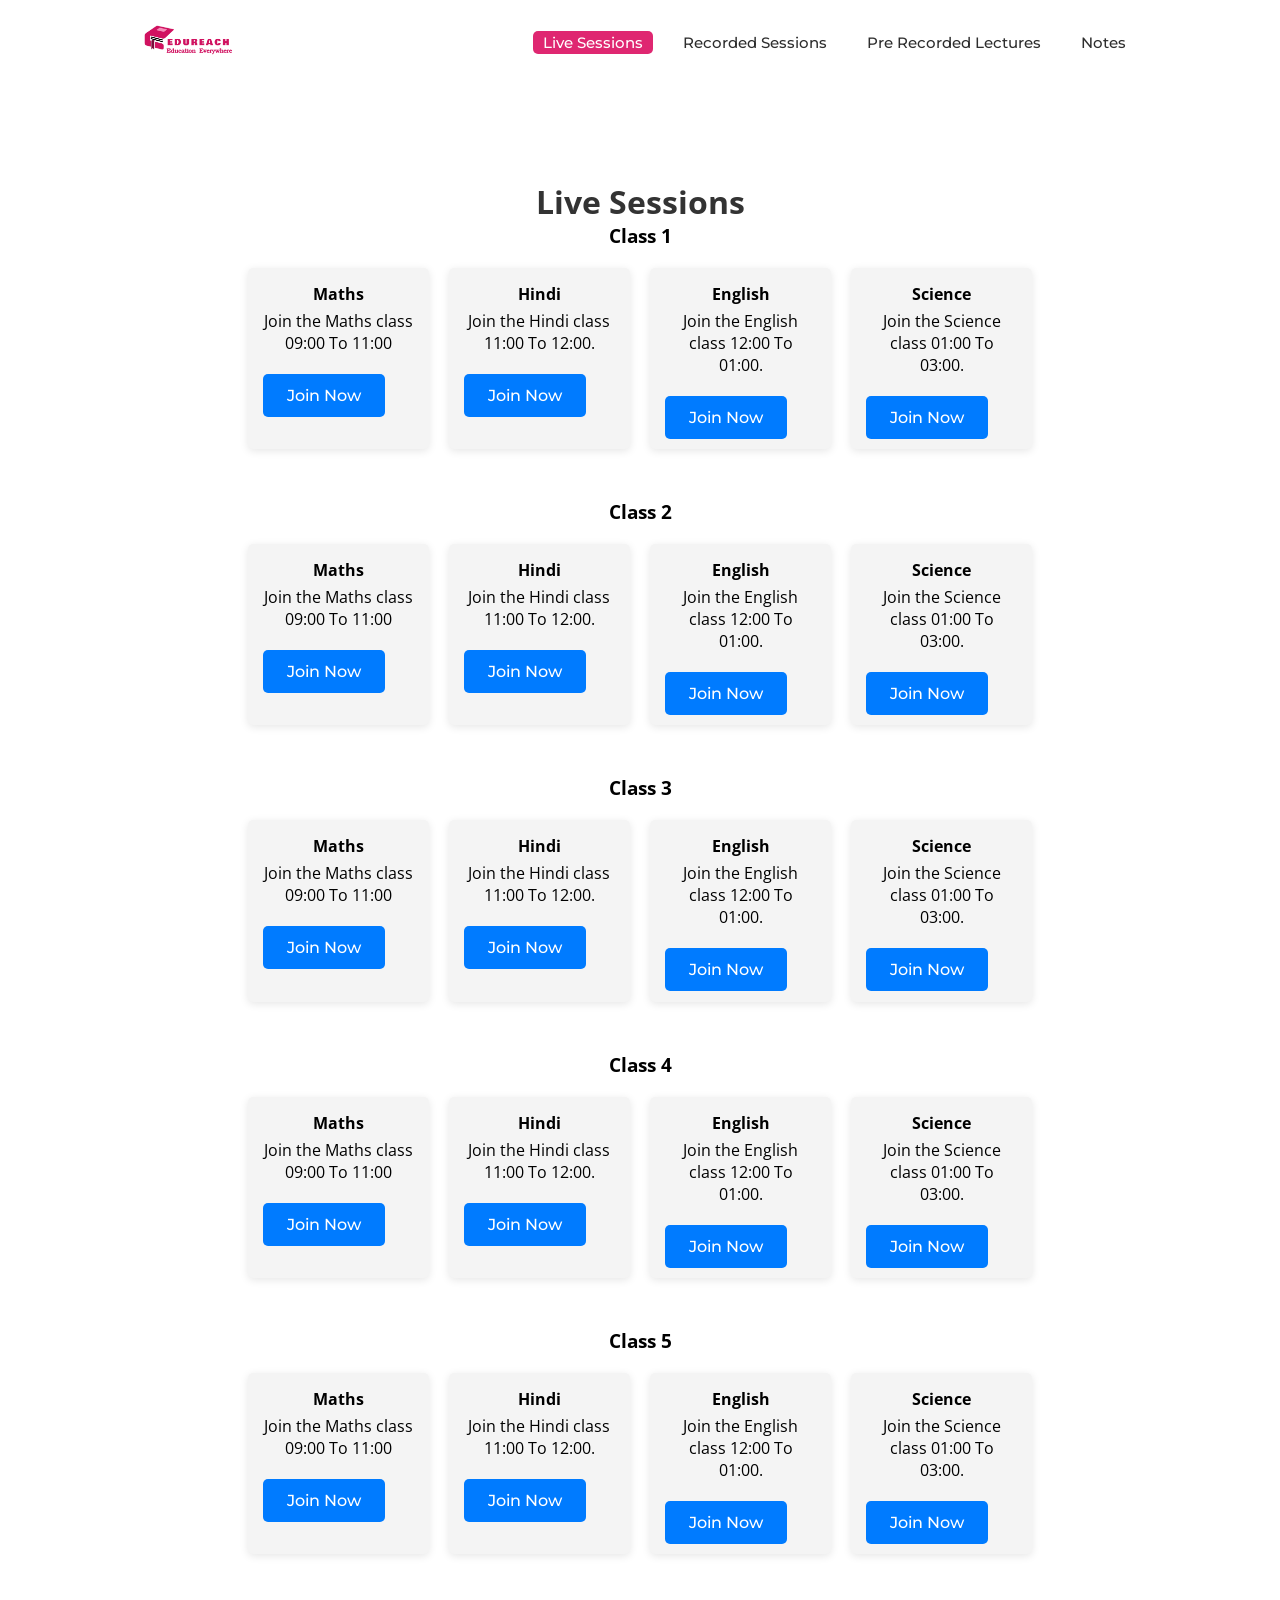
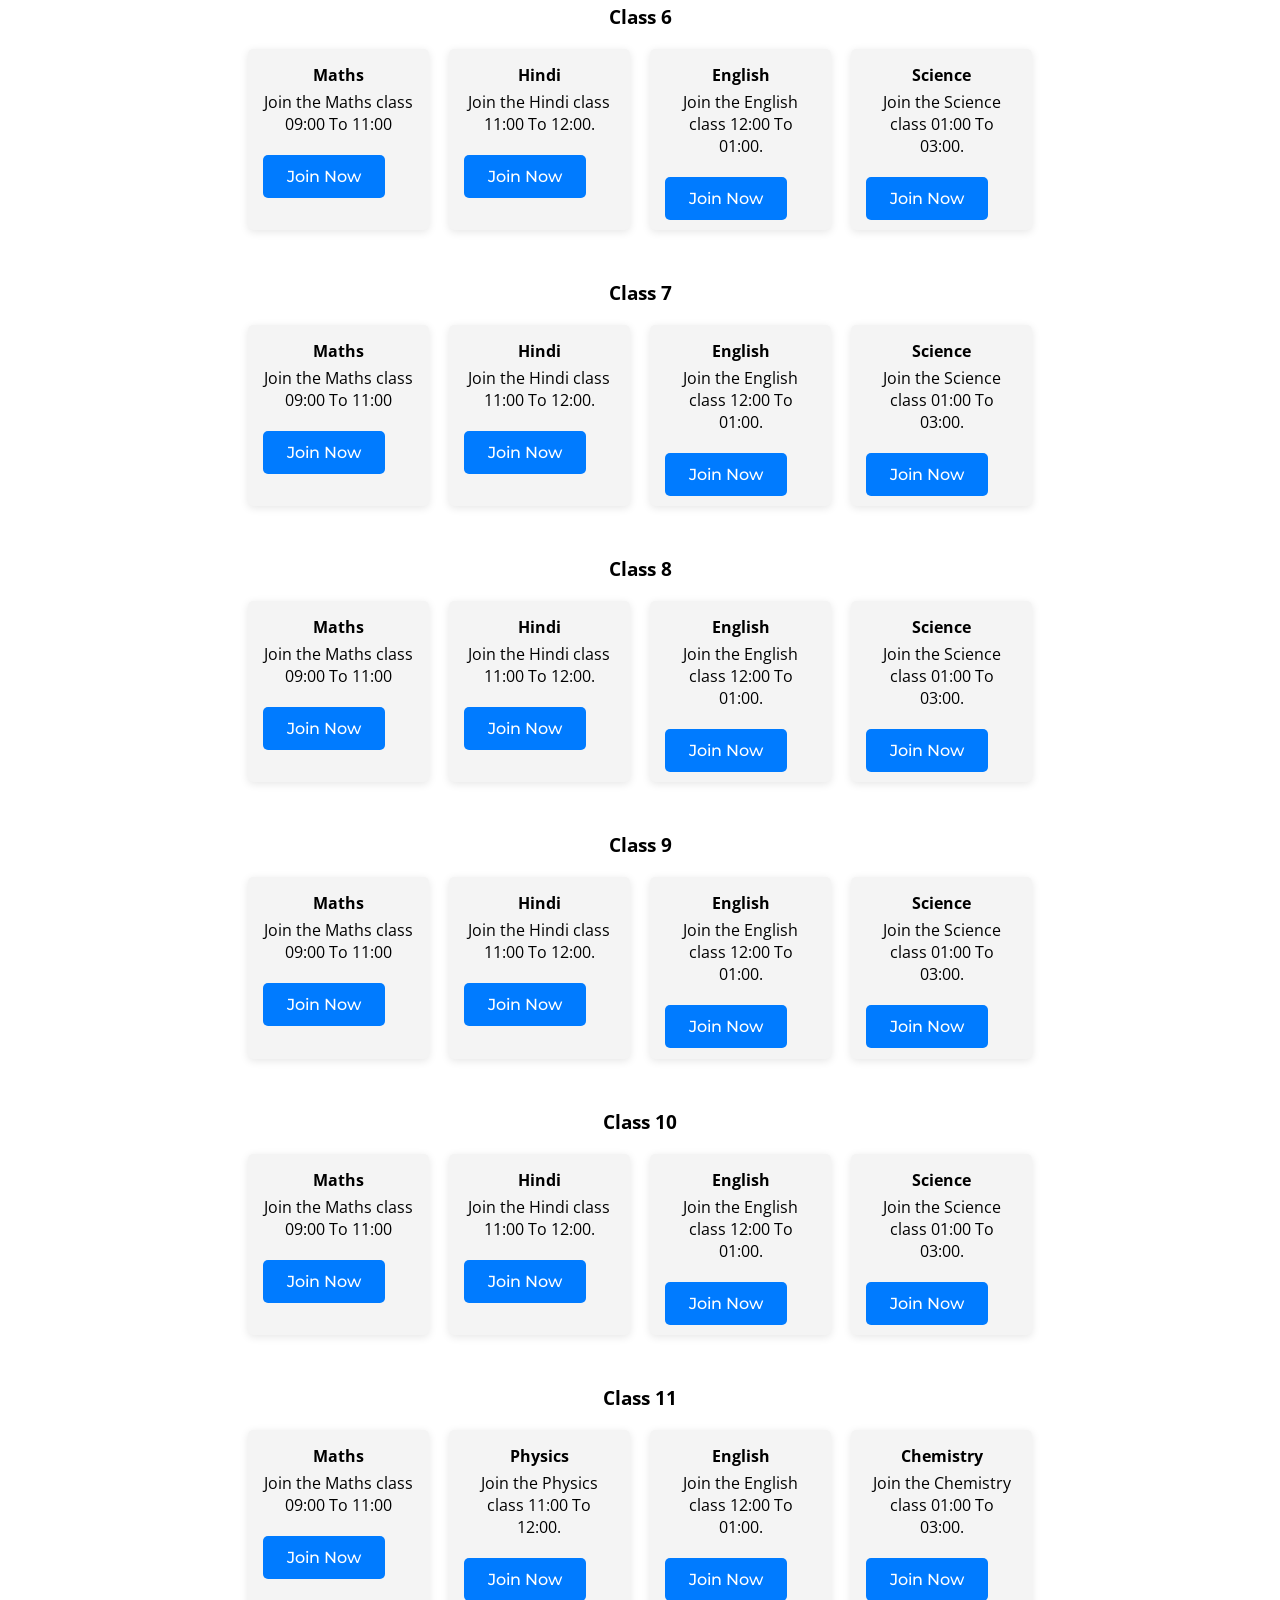
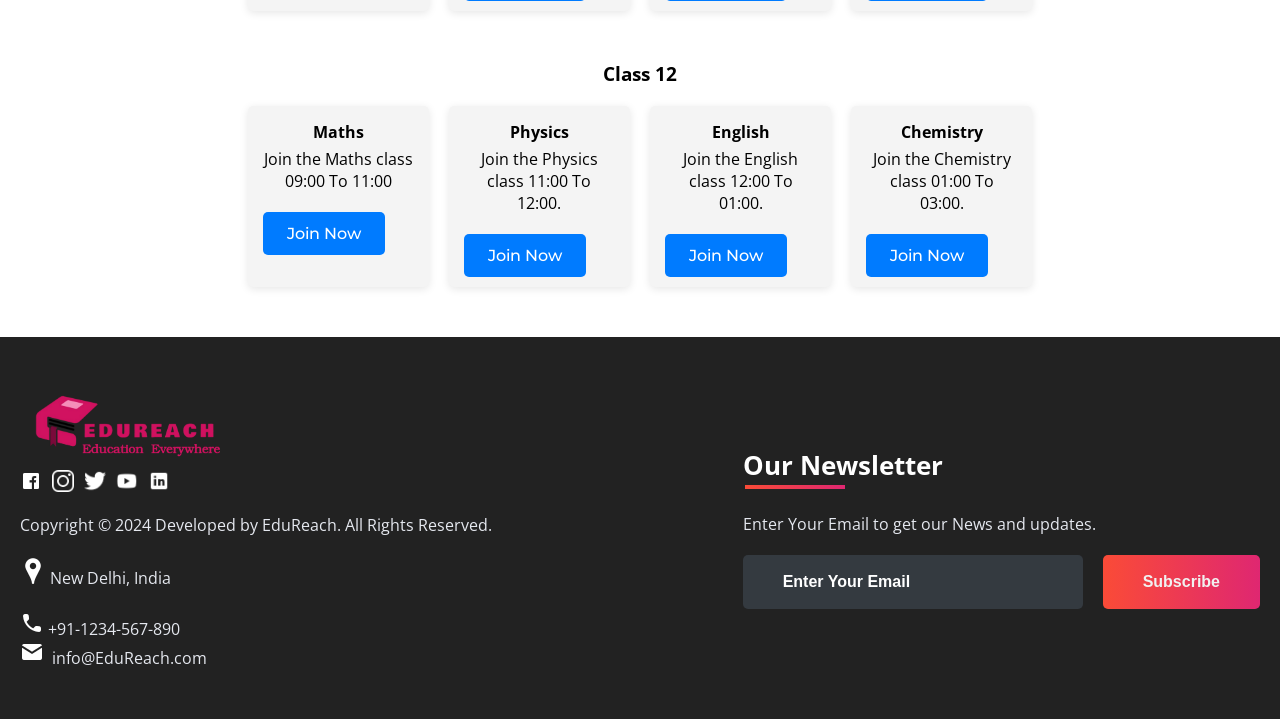
<file: Web Application/Sessions/Live_Sessons.html>
<!DOCTYPE html>
<html lang="en">
<head>
    <meta charset="UTF-8">
    <meta name="viewport" content="width=device-width, initial-scale=1.0">
    <title>Virtual Classroom - EduReach</title>
    <link rel="stylesheet" href="headerfooter.css">
    <link rel="stylesheet" href="Live_Sessons.css">
</head>
<body>
    <!-- Navigation Bar -->
    <header id="header">
        <nav>
            <div class="logo"><img src="images/icon/logo.png" alt="EduReach Logo"></div>
            <ul>
                <li><a href="Live_Sessions.html" class="active">Live Sessions</a></li>
                <li><a href="RecordedSessons.html">Recorded Sessions</a></li>
                <li><a href="PreRecordedLecture.html">Pre Recorded Lectures</a></li>
                <li><a href="notes.html">Notes</a></li>
            </ul>
        </nav>
    </header>

    <!-- Live Sessions Section -->
    <section id="live-sessions">
        <h2>Live Sessions</h2>

        <!-- Class 1 Section -->
        <div class="class-section">
            <h3>Class 1</h3>
            <div class="subjects-container">
                <div class="subject-item">
                    <h4>Maths</h4>
                    <p>Join the Maths class 09:00 To 11:00 </p>
                    <div class="button-container">
                        <a href="https://us05web.zoom.us/j/88056629836?pwd=8egXHb0RDUXRP6tkXTF8OOqXFAOZm8.1" target="_blank" class="join-meeting-btn">Join Now</a>
                    </div>
                </div>
                <div class="subject-item">
                    <h4>Hindi</h4>
                    <p>Join the Hindi class 11:00 To 12:00.</p>
                    <div class="button-container">
                        <a href="https://us05web.zoom.us/j/88056629836?pwd=8egXHb0RDUXRP6tkXTF8OOqXFAOZm8.1" target="_blank" class="join-meeting-btn">Join Now</a>
                    </div>
                </div>
                <div class="subject-item">
                    <h4>English</h4>
                    <p>Join the English class 12:00 To 01:00.</p>
                    <div class="button-container">
                        <a href="https://us05web.zoom.us/j/88056629836?pwd=8egXHb0RDUXRP6tkXTF8OOqXFAOZm8.1" target="_blank" class="join-meeting-btn">Join Now</a>
                    </div>
                </div>
                <div class="subject-item">
                    <h4>Science</h4>
                    <p>Join the Science class 01:00 To 03:00.</p>
                    <div class="button-container">
                        <a href="https://us05web.zoom.us/j/88056629836?pwd=8egXHb0RDUXRP6tkXTF8OOqXFAOZm8.1" target="_blank" class="join-meeting-btn">Join Now</a>
                    </div>
                </div>
            </div>
        </div>

        <!-- Class 2 Section -->
        <div class="class-section">
            <h3>Class 2</h3>
            <div class="subjects-container">
                <div class="subject-item">
                    <h4>Maths</h4>
                    <p>Join the Maths class 09:00 To 11:00</p>
                    <div class="button-container">
                        <a href="https://us05web.zoom.us/j/88056629836?pwd=8egXHb0RDUXRP6tkXTF8OOqXFAOZm8.1" target="_blank" class="join-meeting-btn">Join Now</a>
                    </div>
                </div>
                <div class="subject-item">
                    <h4>Hindi</h4>
                    <p>Join the Hindi class 11:00 To 12:00.</p>
                    <div class="button-container">
                        <a href="https://us05web.zoom.us/j/88056629836?pwd=8egXHb0RDUXRP6tkXTF8OOqXFAOZm8.1" target="_blank" class="join-meeting-btn">Join Now</a>
                    </div>
                </div>
                <div class="subject-item">
                    <h4>English</h4>
                    <p>Join the English class 12:00 To 01:00.</p>
                    <div class="button-container">
                        <a href="https://us05web.zoom.us/j/88056629836?pwd=8egXHb0RDUXRP6tkXTF8OOqXFAOZm8.1" target="_blank" class="join-meeting-btn">Join Now</a>
                    </div>
                </div>
                <div class="subject-item">
                    <h4>Science</h4>
                    <p>Join the Science class 01:00 To 03:00.</p>
                    <div class="button-container">
                        <a href="https://us05web.zoom.us/j/88056629836?pwd=8egXHb0RDUXRP6tkXTF8OOqXFAOZm8.1" target="_blank" class="join-meeting-btn">Join Now</a>
                    </div>
                </div>
            </div>
        </div>

        <!-- Class 3 Section -->
<div class="class-section">
    <h3>Class 3</h3>
    <div class="subjects-container">
        <div class="subject-item">
            <h4>Maths</h4>
            <p>Join the Maths class 09:00 To 11:00</p>
            <div class="button-container">
                <a href="https://us05web.zoom.us/j/88056629836?pwd=8egXHb0RDUXRP6tkXTF8OOqXFAOZm8.1" target="_blank" class="join-meeting-btn">Join Now</a>
            </div>
        </div>
        <div class="subject-item">
            <h4>Hindi</h4>
            <p>Join the Hindi class 11:00 To 12:00.</p>
            <div class="button-container">
                <a href="https://us05web.zoom.us/j/88056629836?pwd=8egXHb0RDUXRP6tkXTF8OOqXFAOZm8.1" target="_blank" class="join-meeting-btn">Join Now</a>
            </div>
        </div>
        <div class="subject-item">
            <h4>English</h4>
            <p>Join the English class 12:00 To 01:00.</p>
            <div class="button-container">
                <a href="https://us05web.zoom.us/j/88056629836?pwd=8egXHb0RDUXRP6tkXTF8OOqXFAOZm8.1" target="_blank" class="join-meeting-btn">Join Now</a>
            </div>
        </div>
        <div class="subject-item">
            <h4>Science</h4>
            <p>Join the Science class 01:00 To 03:00.</p>
            <div class="button-container">
                <a href="https://us05web.zoom.us/j/88056629836?pwd=8egXHb0RDUXRP6tkXTF8OOqXFAOZm8.1" target="_blank" class="join-meeting-btn">Join Now</a>
            </div>
        </div>
    </div>
</div>

<!-- Class 4 Section -->
<div class="class-section">
    <h3>Class 4</h3>
    <div class="subjects-container">
        <div class="subject-item">
            <h4>Maths</h4>
            <p>Join the Maths class 09:00 To 11:00</p>
            <div class="button-container">
                <a href="https://us05web.zoom.us/j/88056629836?pwd=8egXHb0RDUXRP6tkXTF8OOqXFAOZm8.1" target="_blank" class="join-meeting-btn">Join Now</a>
            </div>
        </div>
        <div class="subject-item">
            <h4>Hindi</h4>
            <p>Join the Hindi class 11:00 To 12:00.</p>
            <div class="button-container">
                <a href="https://us05web.zoom.us/j/88056629836?pwd=8egXHb0RDUXRP6tkXTF8OOqXFAOZm8.1" target="_blank" class="join-meeting-btn">Join Now</a>
            </div>
        </div>
        <div class="subject-item">
            <h4>English</h4>
            <p>Join the English class 12:00 To 01:00.</p>
            <div class="button-container">
                <a href="https://us05web.zoom.us/j/88056629836?pwd=8egXHb0RDUXRP6tkXTF8OOqXFAOZm8.1" target="_blank" class="join-meeting-btn">Join Now</a>
            </div>
        </div>
        <div class="subject-item">
            <h4>Science</h4>
            <p>Join the Science class 01:00 To 03:00.</p>
            <div class="button-container">
                <a href="https://us05web.zoom.us/j/88056629836?pwd=8egXHb0RDUXRP6tkXTF8OOqXFAOZm8.1" target="_blank" class="join-meeting-btn">Join Now</a>
            </div>
        </div>
    </div>
</div>

<!-- Class 5 Section -->
<div class="class-section">
    <h3>Class 5</h3>
    <div class="subjects-container">
        <div class="subject-item">
            <h4>Maths</h4>
            <p>Join the Maths class 09:00 To 11:00</p>
            <div class="button-container">
                <a href="https://us05web.zoom.us/j/88056629836?pwd=8egXHb0RDUXRP6tkXTF8OOqXFAOZm8.1" target="_blank" class="join-meeting-btn">Join Now</a>
            </div>
        </div>
        <div class="subject-item">
            <h4>Hindi</h4>
            <p>Join the Hindi class 11:00 To 12:00.</p>
            <div class="button-container">
                <a href="https://us05web.zoom.us/j/88056629836?pwd=8egXHb0RDUXRP6tkXTF8OOqXFAOZm8.1" target="_blank" class="join-meeting-btn">Join Now</a>
            </div>
        </div>
        <div class="subject-item">
            <h4>English</h4>
            <p>Join the English class 12:00 To 01:00.</p>
            <div class="button-container">
                <a href="https://us05web.zoom.us/j/88056629836?pwd=8egXHb0RDUXRP6tkXTF8OOqXFAOZm8.1" target="_blank" class="join-meeting-btn">Join Now</a>
            </div>
        </div>
        <div class="subject-item">
            <h4>Science</h4>
            <p>Join the Science class 01:00 To 03:00.</p>
            <div class="button-container">
                <a href="https://us05web.zoom.us/j/88056629836?pwd=8egXHb0RDUXRP6tkXTF8OOqXFAOZm8.1" target="_blank" class="join-meeting-btn">Join Now</a>
            </div>
        </div>
    </div>
</div>

<!-- Class 6 Section -->
<div class="class-section">
    <h3>Class 6</h3>
    <div class="subjects-container">
        <div class="subject-item">
            <h4>Maths</h4>
            <p>Join the Maths class 09:00 To 11:00</p>
            <div class="button-container">
                <a href="https://us05web.zoom.us/j/88056629836?pwd=8egXHb0RDUXRP6tkXTF8OOqXFAOZm8.1" target="_blank" class="join-meeting-btn">Join Now</a>
            </div>
        </div>
        <div class="subject-item">
            <h4>Hindi</h4>
            <p>Join the Hindi class 11:00 To 12:00.</p>
            <div class="button-container">
                <a href="https://us05web.zoom.us/j/88056629836?pwd=8egXHb0RDUXRP6tkXTF8OOqXFAOZm8.1" target="_blank" class="join-meeting-btn">Join Now</a>
            </div>
        </div>
        <div class="subject-item">
            <h4>English</h4>
            <p>Join the English class 12:00 To 01:00.</p>
            <div class="button-container">
                <a href="https://us05web.zoom.us/j/88056629836?pwd=8egXHb0RDUXRP6tkXTF8OOqXFAOZm8.1" target="_blank" class="join-meeting-btn">Join Now</a>
            </div>
        </div>
        <div class="subject-item">
            <h4>Science</h4>
            <p>Join the Science class 01:00 To 03:00.</p>
            <div class="button-container">
                <a href="https://us05web.zoom.us/j/88056629836?pwd=8egXHb0RDUXRP6tkXTF8OOqXFAOZm8.1" target="_blank" class="join-meeting-btn">Join Now</a>
            </div>
        </div>
    </div>
</div>

<!-- Class 7 Section -->
<div class="class-section">
    <h3>Class 7</h3>
    <div class="subjects-container">
        <div class="subject-item">
            <h4>Maths</h4>
            <p>Join the Maths class 09:00 To 11:00</p>
            <div class="button-container">
                <a href="https://us05web.zoom.us/j/88056629836?pwd=8egXHb0RDUXRP6tkXTF8OOqXFAOZm8.1" target="_blank" class="join-meeting-btn">Join Now</a>
            </div>
        </div>
        <div class="subject-item">
            <h4>Hindi</h4>
            <p>Join the Hindi class 11:00 To 12:00.</p>
            <div class="button-container">
                <a href="https://us05web.zoom.us/j/88056629836?pwd=8egXHb0RDUXRP6tkXTF8OOqXFAOZm8.1" target="_blank" class="join-meeting-btn">Join Now</a>
            </div>
        </div>
        <div class="subject-item">
            <h4>English</h4>
            <p>Join the English class 12:00 To 01:00.</p>
            <div class="button-container">
                <a href="https://us05web.zoom.us/j/88056629836?pwd=8egXHb0RDUXRP6tkXTF8OOqXFAOZm8.1" target="_blank" class="join-meeting-btn">Join Now</a>
            </div>
        </div>
        <div class="subject-item">
            <h4>Science</h4>
            <p>Join the Science class 01:00 To 03:00.</p>
            <div class="button-container">
                <a href="https://us05web.zoom.us/j/88056629836?pwd=8egXHb0RDUXRP6tkXTF8OOqXFAOZm8.1" target="_blank" class="join-meeting-btn">Join Now</a>
            </div>
        </div>
    </div>
</div>

<!-- Class 8 Section -->
<div class="class-section">
    <h3>Class 8</h3>
    <div class="subjects-container">
        <div class="subject-item">
            <h4>Maths</h4>
            <p>Join the Maths class 09:00 To 11:00</p>
            <div class="button-container">
                <a href="https://us05web.zoom.us/j/88056629836?pwd=8egXHb0RDUXRP6tkXTF8OOqXFAOZm8.1" target="_blank" class="join-meeting-btn">Join Now</a>
            </div>
        </div>
        <div class="subject-item">
            <h4>Hindi</h4>
            <p>Join the Hindi class 11:00 To 12:00.</p>
            <div class="button-container">
                <a href="https://us05web.zoom.us/j/88056629836?pwd=8egXHb0RDUXRP6tkXTF8OOqXFAOZm8.1" target="_blank" class="join-meeting-btn">Join Now</a>
            </div>
        </div>
        <div class="subject-item">
            <h4>English</h4>
            <p>Join the English class 12:00 To 01:00.</p>
            <div class="button-container">
                <a href="https://us05web.zoom.us/j/88056629836?pwd=8egXHb0RDUXRP6tkXTF8OOqXFAOZm8.1" target="_blank" class="join-meeting-btn">Join Now</a>
            </div>
        </div>
        <div class="subject-item">
            <h4>Science</h4>
            <p>Join the Science class 01:00 To 03:00.</p>
            <div class="button-container">
                <a href="https://us05web.zoom.us/j/88056629836?pwd=8egXHb0RDUXRP6tkXTF8OOqXFAOZm8.1" target="_blank" class="join-meeting-btn">Join Now</a>
            </div>
        </div>
    </div>
</div>

<!-- Class 9 Section -->
<div class="class-section">
    <h3>Class 9</h3>
    <div class="subjects-container">
        <div class="subject-item">
            <h4>Maths</h4>
            <p>Join the Maths class 09:00 To 11:00</p>
            <div class="button-container">
                <a href="https://us05web.zoom.us/j/88056629836?pwd=8egXHb0RDUXRP6tkXTF8OOqXFAOZm8.1" target="_blank" class="join-meeting-btn">Join Now</a>
            </div>
        </div>
        <div class="subject-item">
            <h4>Hindi</h4>
            <p>Join the Hindi class 11:00 To 12:00.</p>
            <div class="button-container">
                <a href="https://us05web.zoom.us/j/88056629836?pwd=8egXHb0RDUXRP6tkXTF8OOqXFAOZm8.1" target="_blank" class="join-meeting-btn">Join Now</a>
            </div>
        </div>
        <div class="subject-item">
            <h4>English</h4>
            <p>Join the English class 12:00 To 01:00.</p>
            <div class="button-container">
                <a href="https://us05web.zoom.us/j/88056629836?pwd=8egXHb0RDUXRP6tkXTF8OOqXFAOZm8.1" target="_blank" class="join-meeting-btn">Join Now</a>
            </div>
        </div>
        <div class="subject-item">
            <h4>Science</h4>
            <p>Join the Science class 01:00 To 03:00.</p>
            <div class="button-container">
                <a href="https://us05web.zoom.us/j/88056629836?pwd=8egXHb0RDUXRP6tkXTF8OOqXFAOZm8.1" target="_blank" class="join-meeting-btn">Join Now</a>
            </div>
        </div>
    </div>
</div>

<!-- Class 10 Section -->
<div class="class-section">
    <h3>Class 10</h3>
    <div class="subjects-container">
        <div class="subject-item">
            <h4>Maths</h4>
            <p>Join the Maths class 09:00 To 11:00</p>
            <div class="button-container">
                <a href="https://us05web.zoom.us/j/88056629836?pwd=8egXHb0RDUXRP6tkXTF8OOqXFAOZm8.1" target="_blank" class="join-meeting-btn">Join Now</a>
            </div>
        </div>
        <div class="subject-item">
            <h4>Hindi</h4>
            <p>Join the Hindi class 11:00 To 12:00.</p>
            <div class="button-container">
                <a href="https://us05web.zoom.us/j/88056629836?pwd=8egXHb0RDUXRP6tkXTF8OOqXFAOZm8.1" target="_blank" class="join-meeting-btn">Join Now</a>
            </div>
        </div>
        <div class="subject-item">
            <h4>English</h4>
            <p>Join the English class 12:00 To 01:00.</p>
            <div class="button-container">
                <a href="https://us05web.zoom.us/j/88056629836?pwd=8egXHb0RDUXRP6tkXTF8OOqXFAOZm8.1" target="_blank" class="join-meeting-btn">Join Now</a>
            </div>
        </div>
        <div class="subject-item">
            <h4>Science</h4>
            <p>Join the Science class 01:00 To 03:00.</p>
            <div class="button-container">
                <a href="https://us05web.zoom.us/j/88056629836?pwd=8egXHb0RDUXRP6tkXTF8OOqXFAOZm8.1" target="_blank" class="join-meeting-btn">Join Now</a>
            </div>
        </div>
    </div>
</div>

<!-- Class 11 Section -->
<div class="class-section">
    <h3>Class 11</h3>
    <div class="subjects-container">
        <div class="subject-item">
            <h4>Maths</h4>
            <p>Join the Maths class 09:00 To 11:00</p>
            <div class="button-container">
                <a href="https://us05web.zoom.us/j/88056629836?pwd=8egXHb0RDUXRP6tkXTF8OOqXFAOZm8.1" target="_blank" class="join-meeting-btn">Join Now</a>
            </div>
        </div>
        <div class="subject-item">
            <h4>Physics</h4>
            <p>Join the Physics class 11:00 To 12:00.</p>
            <div class="button-container">
                <a href="https://us05web.zoom.us/j/88056629836?pwd=8egXHb0RDUXRP6tkXTF8OOqXFAOZm8.1" target="_blank" class="join-meeting-btn">Join Now</a>
            </div>
        </div>
        <div class="subject-item">
            <h4>English</h4>
            <p>Join the English class 12:00 To 01:00.</p>
            <div class="button-container">
                <a href="https://us05web.zoom.us/j/88056629836?pwd=8egXHb0RDUXRP6tkXTF8OOqXFAOZm8.1" target="_blank" class="join-meeting-btn">Join Now</a>
            </div>
        </div>
        <div class="subject-item">
            <h4>Chemistry</h4>
            <p>Join the Chemistry class 01:00 To 03:00.</p>
            <div class="button-container">
                <a href="https://us05web.zoom.us/j/88056629836?pwd=8egXHb0RDUXRP6tkXTF8OOqXFAOZm8.1" target="_blank" class="join-meeting-btn">Join Now</a>
            </div>
        </div>
    </div>
</div>

<!-- Class 12 Section -->
<div class="class-section">
    <h3>Class 12</h3>
    <div class="subjects-container">
        <div class="subject-item">
            <h4>Maths</h4>
            <p>Join the Maths class 09:00 To 11:00</p>
            <div class="button-container">
                <a href="https://us05web.zoom.us/j/88056629836?pwd=8egXHb0RDUXRP6tkXTF8OOqXFAOZm8.1" target="_blank" class="join-meeting-btn">Join Now</a>
            </div>
        </div>
        <div class="subject-item">
            <h4>Physics</h4>
            <p>Join the Physics class 11:00 To 12:00.</p>
            <div class="button-container">
                <a href="https://us05web.zoom.us/j/88056629836?pwd=8egXHb0RDUXRP6tkXTF8OOqXFAOZm8.1" target="_blank" class="join-meeting-btn">Join Now</a>
            </div>
        </div>
        <div class="subject-item">
            <h4>English</h4>
            <p>Join the English class 12:00 To 01:00.</p>
            <div class="button-container">
                <a href="https://us05web.zoom.us/j/88056629836?pwd=8egXHb0RDUXRP6tkXTF8OOqXFAOZm8.1" target="_blank" class="join-meeting-btn">Join Now</a>
            </div>
        </div>
        <div class="subject-item">
            <h4>Chemistry</h4>
            <p>Join the Chemistry class 01:00 To 03:00.</p>
            <div class="button-container">
                <a href="https://us05web.zoom.us/j/88056629836?pwd=8egXHb0RDUXRP6tkXTF8OOqXFAOZm8.1" target="_blank" class="join-meeting-btn">Join Now</a>
            </div>
        </div>
    </div>
</div>
        

    </section>

    <!-- FOOTER -->
    <footer>
        <div class="footer-container">
            <div class="left-col">
                <img src="images/icon/logo - Copy.png" style="width: 200px;">
                <div class="social-media">
                    <a href="#"><img src="images/icon/fb.png"></a>
                    <a href="#"><img src="images/icon/insta.png"></a>
                    <a href="#"><img src="images/icon/tt.png"></a>
                    <a href="#"><img src="images/icon/ytube.png"></a>
                    <a href="#"><img src="images/icon/linkedin.png"></a>
                </div><br><br>
                <p class="rights-text">Copyright © 2024 Developed by EduReach. All Rights Reserved.</p>
                <br>
                <p><img src="images/icon/location.png"> New Delhi, India<br></p>
                <br>
                <p><img src="images/icon/phone.png"> +91-1234-567-890<br><img src="images/icon/mail.png">&nbsp; info@EduReach.com</p>
            </div>
            <div class="right-col">
                <h1 style="color: #fff">Our Newsletter</h1>
                <div class="border"></div><br>
                <p>Enter Your Email to get our News and updates.</p>
                <form class="newsletter-form">
                    <input class="txtb" type="email" placeholder="Enter Your Email">
                    <input class="btn" type="submit" value="Subscribe">
                </form>
            </div>
        </div>
    </footer>

</body>
</html>
</file>
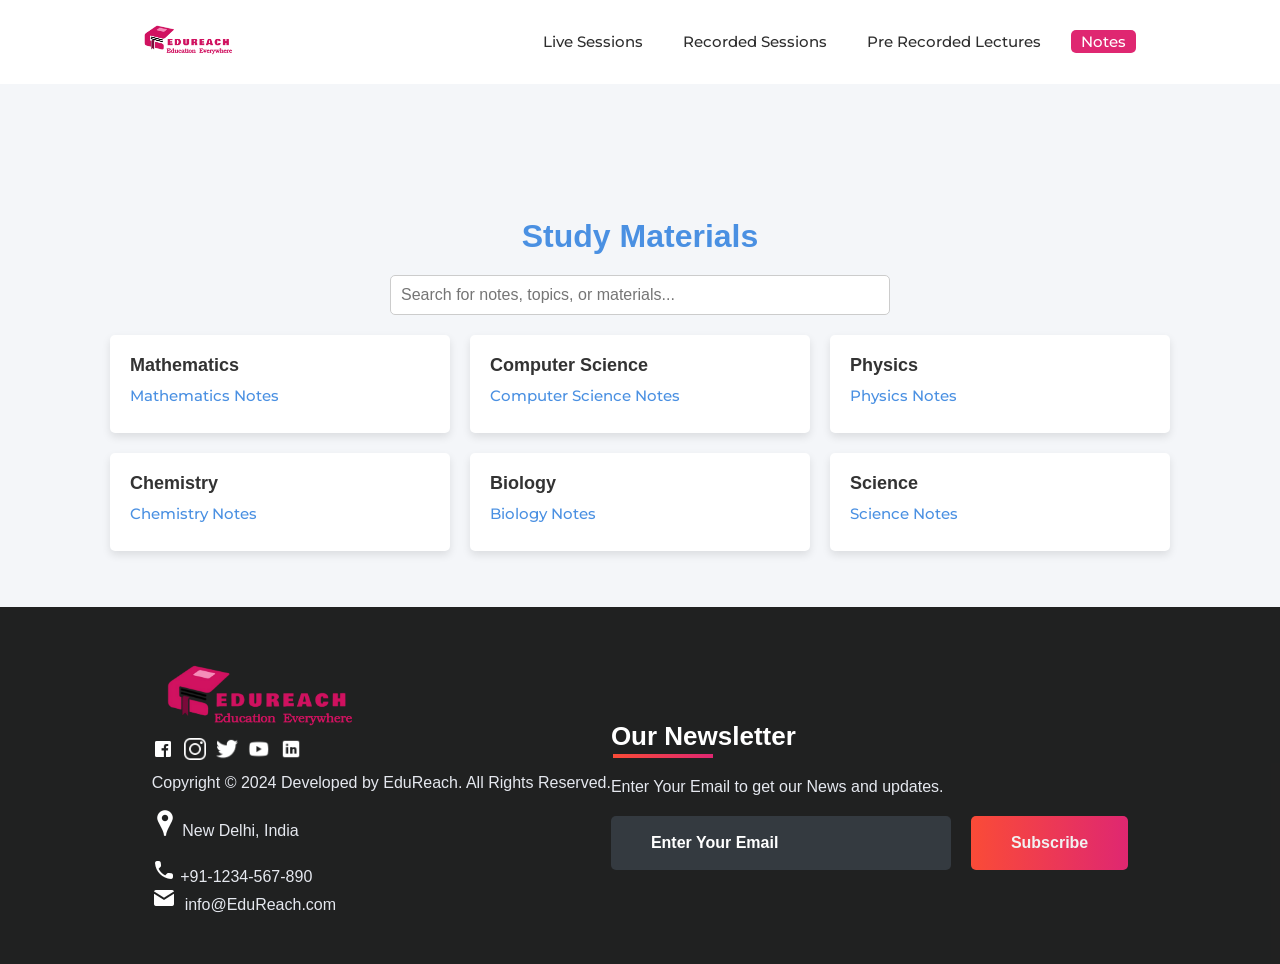
<file: Web Application/Sessions/notes.html>
<!DOCTYPE html>
<html lang="en">
<head>
    <meta charset="UTF-8">
    <meta name="viewport" content="width=device-width, initial-scale=1.0">
    <title>Virtual Classroom - EduReach</title>
    <link rel="stylesheet" href="headerfooter.css">
	<link rel="stylesheet" href="notes.css">
	<style>
		nav{
			display: flex;
			position: relative;
			width: 100vw;
			
		}
		footer{
			display: flex;
			position: relative;
			width: 100vw;
			
		}
	</style>
</head>
<body>
    <!-- Navigation Bar -->
    <header id="header">
        <nav>
            <div class="logo"><a href="/EduReach/Web Application/index.html"><img src="images/icon/logo.png" alt="logo"></a></div>
            <ul>
                <li><a href="/EduReach/Web Application/Sessions/Live_Sessions.html" >Live Sessions</a></li>
                <li><a href="/EduReach/Web Application/Sessions/RecordedSessons.html">Recorded Sessions</a></li>
                <li><a href="/EduReach/Web Application/Sessions/PreRecodedLecture.html">Pre Recorded Lectures</a></li>
                <li><a href="/EduReach/Web Application/Sessions/notes.html" class="active">Notes</a></li>
            </ul>
        </nav>
    </header>

<!-- Start From Here -->

<br>
<h1>Study Materials</h1>

<div class="search-bar">
	<input type="text" id="search" placeholder="Search for notes, topics, or materials..." onkeyup="filterMaterials()">
</div>

<div class="materials-container" id="materialsContainer">
	
	<div class="material-category">
		<div class="category-title">Mathematics</div>
		<a href="https://drive.google.com/drive/folders/1uDD83g-xXprLfQrm-Q09HFQ_l3-8XOBW?usp=drive_link" class="material-link" target="_blank">Mathematics Notes</a>
		
	</div>
	<div class="material-category">
		<div class="category-title">Computer Science</div>
		<a href="https://drive.google.com/drive/folders/1Uqqb9PJUb6eEGsSNLR1XP1RjTLPL3gdq?usp=drive_link" class="material-link" target="_blank">Computer Science Notes</a>
		
	</div>
	<div class="material-category">
		<div class="category-title">Physics</div>
		<a href="https://drive.google.com/drive/folders/1csaY7ZU8GGy1fe9httbjmmqEcvL2I-5C?usp=drive_link" class="material-link" target="_blank">Physics Notes</a>
		
	</div>
	<div class="material-category">
		<div class="category-title">Chemistry</div>
		<a href="https://drive.google.com/drive/folders/1BaTEJhrYKVmRr7h3395q2_Ns5VeP6ykt?usp=drive_link" class="material-link" target="_blank">Chemistry Notes</a>
		
	</div>
	<div class="material-category">
		<div class="category-title">Biology</div>
		<a href="https://drive.google.com/drive/folders/1-xz67eTmXWunRG8n3ShxBydoxQGw5xQT?usp=drive_link" class="material-link" target="_blank">Biology Notes</a>
		
	</div>
	<div class="material-category">
		<div class="category-title">Science</div>
		<a href="https://drive.google.com/drive/folders/1XICSzKzBofhq-VnI66l3jh0utv1Qz6Pg?usp=drive_link" class="material-link" target="_blank">Science Notes</a>
		
	</div>
</div>
<br>
<br>

  <!-- FOOTER -->
  <footer>
	<div class="footer-container">
		<div class="left-col">
			<img src="images/icon/logo - Copy.png" style="width: 200px;">
			<div class="social-media">
				<a href="#"><img src="images/icon/fb.png"></a>
				<a href="#"><img src="images/icon/insta.png"></a>
				<a href="#"><img src="images/icon/tt.png"></a>
				<a href="#"><img src="images/icon/ytube.png"></a>
				<a href="#"><img src="images/icon/linkedin.png"></a>
			</div><br><br>
			<p class="rights-text">Copyright © 2024 Developed by EduReach. All Rights Reserved.</p>
			<br>
			<p><img src="images/icon/location.png"> New Delhi, India<br></p>
			<br>
			<p><img src="images/icon/phone.png"> +91-1234-567-890<br><img src="images/icon/mail.png">&nbsp; info@EduReach.com</p>
		</div>
		<div class="right-col">
			<h1 style="color: #fff">Our Newsletter</h1>
			<div class="border"></div><br>
			<p>Enter Your Email to get our News and updates.</p>
			<form class="newsletter-form">
				<input class="txtb" type="email" placeholder="Enter Your Email">
				<input class="btn" type="submit" value="Subscribe">
			</form>
		</div>
	</div>
</footer>

	<script>
        function filterMaterials() {
            const searchInput = document.getElementById('search').value.toLowerCase();
            const materials = document.querySelectorAll('.material-category');
            
            materials.forEach(category => {
                const title = category.querySelector('.category-title').textContent.toLowerCase();
                const links = category.querySelectorAll('.material-link');
                let isVisible = title.includes(searchInput);

                links.forEach(link => {
                    if (link.textContent.toLowerCase().includes(searchInput)) {
                        isVisible = true;
                    }
                });

                category.style.display = isVisible ? 'block' : 'none';
            });
        }
    </script>
</body>

</html>
</file>
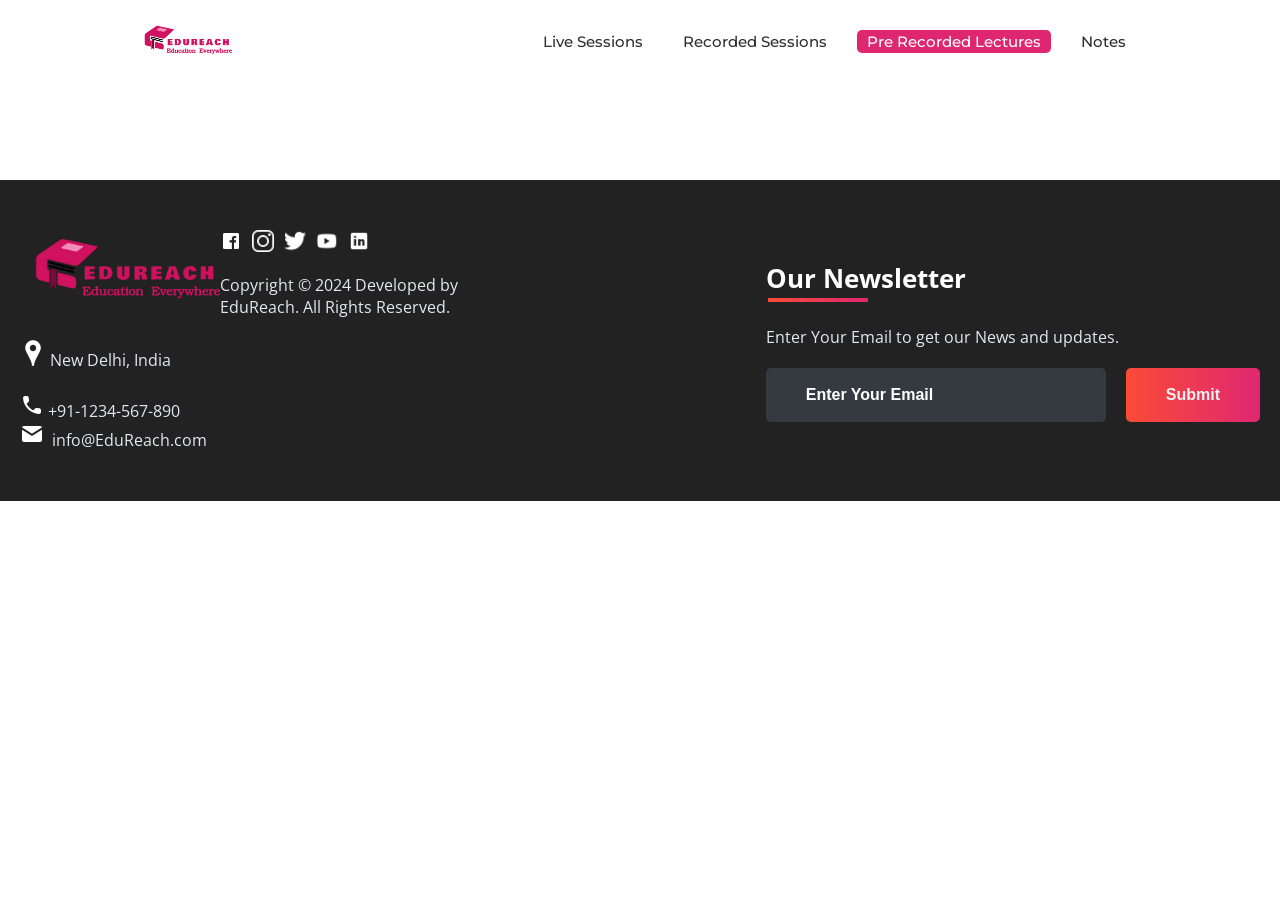
<file: Web Application/Sessions/PreRecodedLecture.html>
<!DOCTYPE html>
<html lang="en">
<head>
    <meta charset="UTF-8">
    <meta name="viewport" content="width=device-width, initial-scale=1.0">
    <title>Virtual Classroom - EduReach</title>
    <link rel="stylesheet" href="headerfooter.css">
</head>
<body>
    <!-- Navigation Bar -->
    <header id="header">
        <nav>
            <div class="logo"><a href="/EduReach/Web Application/index.html"><img src="images/icon/logo.png" alt="logo"></a></div>
            <ul>
                <li><a href="/EduReach/Web Application/Sessions/Live_Sessions.html">Live Sessions</a></li>
                <li><a href="/EduReach/Web Application/Sessions/RecordedSessons.html">Recorded Sessions</a></li>
                <li><a href="/EduReach/Web Application/Sessions/PreRecodedLecture.html" class="active">Pre Recorded Lectures</a></li>
                <li><a href="/EduReach/Web Application/Sessions/notes.html">Notes</a></li>
            </ul>
        </nav>
    </header>

<!-- Start From Here -->







  <!-- FOOTER -->
	<footer>
		<div class="footer-container">
			<div class="left-col">
				<a href="/EduReach/Web Application/index.html"><img src="images/icon/logo - Copy.png" style="width: 200px;"></a>
				<div class="logo"></div>
				<div class="social-media">
					<a href="#"><img src="images/icon\fb.png"></a>
					<a href="#"><img src="images/icon\insta.png"></a>
					<a href="#"><img src="images/icon\tt.png"></a>
					<a href="#"><img src="images/icon\ytube.png"></a>
					<a href="#"><img src="images/icon\linkedin.png"></a>
				</div><br><br>
				<p class="rights-text">Copyright © 2024 Developed by EduReach. All Rights Reserved.</p>
				<br>
				<p><img src="images/icon/location.png"> New Delhi, India<br> </p>
				<br>
				<p><img src="images/icon/phone.png"> +91-1234-567-890<br><img src="images/icon/mail.png">&nbsp;
					info@EduReach.com</p>
			</div>
			<div class="right-col">
				<h1 style="color: #fff">Our Newsletter</h1>
				<div class="border"></div><br>
				<p>Enter Your Email to get our News and updates.</p>
				<form class="newsletter-form">
					<input class="txtb" type="email" placeholder="Enter Your Email">
					<input class="btn" type="submit" value="Submit">
				</form>
			</div>
		</div>
	</footer>

</body>

</html>
</file>
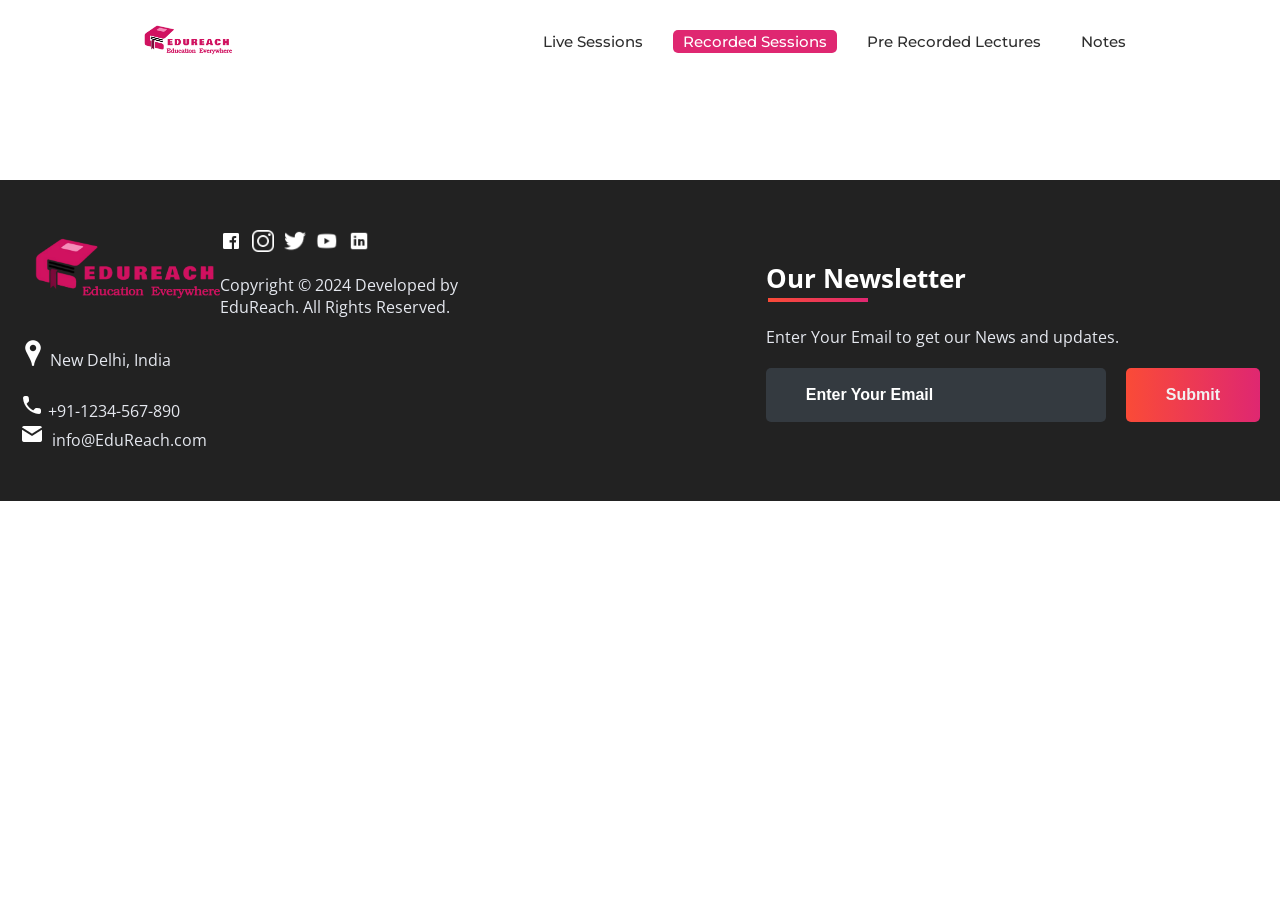
<file: Web Application/Sessions/RecordedSessons.html>
<!DOCTYPE html>
<html lang="en">
<head>
    <meta charset="UTF-8">
    <meta name="viewport" content="width=device-width, initial-scale=1.0">
    <title>Virtual Classroom - EduReach</title>
    <link rel="stylesheet" href="headerfooter.css">
</head>
<body>
    <!-- Navigation Bar -->
    <header id="header">
        <nav>
            <div class="logo"><a href="/EduReach/Web Application/index.html"><img src="images/icon/logo.png" alt="logo"></a></div>
            <ul>
                <li><a href="/EduReach/Web Application/Sessions/Live_Sessions.html">Live Sessions</a></li>
                <li><a href="/EduReach/Web Application/Sessions/RecordedSessons.html"class="active">Recorded Sessions</a></li>
                <li><a href="/EduReach/Web Application/Sessions/PreRecodedLecture.html" >Pre Recorded Lectures</a></li>
                <li><a href="/EduReach/Web Application/Sessions/notes.html">Notes</a></li>
            </ul>
        </nav>
    </header>

<!-- Start From Here -->







  <!-- FOOTER -->
	<footer>
		<div class="footer-container">
			<div class="left-col">
				<a href="/EduReach/Web Application/index.html"><img src="images/icon/logo - Copy.png" style="width: 200px;"></a>
				<div class="logo"></div>
				<div class="social-media">
					<a href="#"><img src="images/icon\fb.png"></a>
					<a href="#"><img src="images/icon\insta.png"></a>
					<a href="#"><img src="images/icon\tt.png"></a>
					<a href="#"><img src="images/icon\ytube.png"></a>
					<a href="#"><img src="images/icon\linkedin.png"></a>
				</div><br><br>
				<p class="rights-text">Copyright © 2024 Developed by EduReach. All Rights Reserved.</p>
				<br>
				<p><img src="images/icon/location.png"> New Delhi, India<br> </p>
				<br>
				<p><img src="images/icon/phone.png"> +91-1234-567-890<br><img src="images/icon/mail.png">&nbsp;
					info@EduReach.com</p>
			</div>
			<div class="right-col">
				<h1 style="color: #fff">Our Newsletter</h1>
				<div class="border"></div><br>
				<p>Enter Your Email to get our News and updates.</p>
				<form class="newsletter-form">
					<input class="txtb" type="email" placeholder="Enter Your Email">
					<input class="btn" type="submit" value="Submit">
				</form>
			</div>
		</div>
	</footer>

</body>

</html>
</file>
<file: Web Application/style.css>
@import url('https://fonts.googleapis.com/css?family=Montserrat:500&display=swap');
@import url('https://fonts.googleapis.com/css?family=Dancing+Script&display=swap');
@import url('https://fonts.googleapis.com/css?family=Open+Sans&display=swap');

* {
	box-sizing: border-box;
	margin: 0;
	padding: 0;
}

html {
	scroll-behavior: smooth;
}
body {
	background: #FFF;
	font-family: 'Open Sans', sans-serif;
}

header {
	height: 90vh;
	/* background: #000; */
}
.black {
	box-shadow: 0 2px 10px rgba(0, 0, 0, 0.5);
}
nav {
	padding-top: 20px;
	padding-bottom: 20px;
	top: 0;
	position: fixed;
	display: flex;
	width: 100%;
	z-index: 1000;
	background: #fff;
	justify-content: space-around;
	transition: 1.5s;
	align-items: center;
}
nav ul {
	display: flex;
	align-items: center;
}
nav ul li {
	list-style: none;
	margin: 5px 10px;
}
nav ul li a {
	padding: 2px 10px;
	color: #2e2e2e;
	cursor: pointer;
	transition: .5s;
	text-decoration: none;
}
nav ul li a:hover {
	color: #fff;
	border-radius: 5px;
	background: #DF2771;
}
.active {
	color: #fff;
	border-radius: 5px;
	background: #DF2771;
}
.srch {
	padding: 2px 10px;
	display: flex;
	/* align-items: center; */
	justify-content: center;
	/* background: #0066ff; */
	border: 1px solid;
	border-radius: 20px;
}
.srch img {
	width: 25px;
	cursor: pointer;
}
.srch .search {
	/* padding: 2px 10px; */
	outline: none;
	border: none;
	background: transparent;
}

.get-started {
	margin-left: 50px;
	padding: 5px 20px;
	border: 2px solid #DF2771;
	border-radius: 20px;
	text-decoration: none;
	
	transition: .5s;
	background-color: #DF2771;
	color: #fff;
}
.get-started:hover {
	color: #2e2e2e;
	background: #fff;
}
.logo img{
	width: 120px;
	cursor: pointer;
	transition: all 1s;
}

a, button {
	float: left;
	font-family: "Montserrat", sans-serif;
	font-weight: 500;
	font-size: 15px;
	color: #2E3D49;
	display: block;
	text-decoration: none;
	text-align: center;
}
.head-container {
	margin-top: 245px;
	display: flex;
	flex-wrap: wrap;
	align-items: center;
	justify-content: space-around;
}
.quote {
	width: 600px;
	transform: translateY(-50px);
}
.quote h5 {
	margin-top: 20px;
	color: #0009;
	line-height: 20px;
}
.quote p {
	font-size: 50px;
	color: #2e2e2e;
}
.quote .play {
	margin-top: 20px;
	display: flex;
	/* justify-content: center; */
	align-items: center;
}
.quote .play img {
	width: 45px;
	cursor: pointer;
	filter: drop-shadow(0 0 10px #0002);
}
.quote .play span a{
	margin-left: 10px;
	font-size: 20px;
	font-weight: 900;
	color: rgba(0, 0, 0, 0.8);
	cursor: pointer;
}
.svg-image img{
	width: 500px;
	filter: drop-shadow(0 20px 10px rgba(0,0,0,0.2));
}

/* SIDE MENU */
.menu {
	cursor: pointer;
	width: 25px;
	display: none;
}
.side-menu {
	width: 100%;
	height: 100%;
	background: rgba(182, 33, 90, 0.993);
	position: absolute;
	top: 0;
	transition: .8s;
	z-index: 2000;
	transform: translateX(-100%);
}
.side-menu ul {
	margin-top: 35%;
	display: flex;
	flex-direction: column;
	justify-content: center;
	/* background: #FA4B37; */
}
.side-menu ul li {
	list-style: none;
	/* background: #009900; */
	display: flex;
	justify-content: center;
	align-items: center;
	/* border-bottom: 1px solid #fff; */
	/* padding: 10px 0px; */
}
.side-menu ul li:hover a{
	background: #fff;
	color: #DF2771;
}
.side-menu ul li a{
	color: #FFF;
	width: 100%;
	font-size: 1em;
	/* background: #2E3D49; */
	text-decoration: none;
	padding: 15px 0px;
}
.close img{
	float: right;
	width: 35px;
	cursor: pointer;
	margin: 10px;
}
.user {
	display: flex;
	justify-content: center;
	align-items: center;
	margin-top: 10%;
}
.user img {
	width: 60px;
	border-radius: 50%;
	border: 2px solid #fff;
	filter: drop-shadow(0 10px 20px #0004);
	margin-right: 30px;
	cursor: pointer;
}
.user p {
	color: #fff;
	cursor: pointer;
}
.user img, .user p {
	opacity: 1;
}
/*Common things in all sections*/
#about_section, #portfolio_section, #team_section, #services_section, #contactus_section {
	font-family: 'Open Sans', sans-serif;
	color: #2E3D49;
	position: relative;
}
.diffSection {
	width: 100%;
	/*position: relative;*/
	justify-content: center;
	align-items: center;
}
.diffSection .content {
	margin: 10px;
	text-align: center;
	padding: 10px 100px;
	font-size: 1.1em;
}

/*PORTFOLIO*/
.extra {
	width: 100%;
}
.extra p {
	padding: 30px;
	padding-bottom: 150px;
	font-size: 50px;
	text-align: center;
	color: #fff;
	background-image: linear-gradient(rgba(0,0,0,0),rgba(0,0,0,0.7)),url("images/extra/b1.jpg");
	background-size: cover;
	background-attachment: fixed;
	font-family: cursive;
	z-index: -9;
}
.smbox {
	display: flex;
	flex-wrap: wrap;
	transform: translateY(-100px);
	justify-content: center;
}
.smbox span {
	margin: 1%;
	background: #fff;
	box-shadow: inset 0px 0px 25px rgba(0,0,0,0.2),
						0 0 40px rgba(0,0,0,0.3);
	border-radius: 10px;
	padding: 30px 50px;
	cursor: pointer;
}
.smbox span:hover {
	transform: scale(1.3);
	transition: .5s ease;
}
.smbox .data {
	font-size: 80px;
	color: #FA6146;	
}
.smbox .det {
	font-size: 20px;
	color: #272529;
	font-family: cursive;
}

/*Title*/
.title {
	 margin-top: 0px; 
	font-family: 'Open Sans', sans-serif;
	font-size: 30px;
	text-align: center;
	color: #2E3D49;
}

/*ABOUT*/
.about-content {
	width: 100%;
	position: relative;
	justify-content: center;
	flex-wrap: wrap;
	display: flex;
	align-items: center;
}
.about-content .side-text {
	width: 550px;
	padding: 50px 40px;
	background: #fff;
	box-shadow: 2px 0 100px rgba(0,0,0,0.3);
	border-radius: 5px;
	text-align: justify;
	line-height: 22px;
	opacity: 0;
	transform: translateX(-100px);
	transition: 1s ease-in-out;
}
.about-content .side-text-appear {
	opacity: 1;
	transform: translateX(0px);
}
.about-content .side-text h2 {
	padding: 10px;
}
.about-content .side-text p {
	padding: 10px;
}
.about-content .side-image img {
	width: 90%;
	border-radius: 5px;
}
.sideImage {
	transform: translateX(100px);
	opacity: 0;
	transition: .8s ease-in-out;
}
.sideImage-appear {
	opacity: 1;
	transform: translateX(0px);
}

/*POPULAR SUBJECTS*/
.cbox {
	position: relative;
	width: 100%;
	display: inline-flex;
	flex-wrap: wrap;
	justify-content: center;
}
.cbox .det {
	width: 250px;
	height: 80px;
	margin: 10px;
	background: #fff;
	cursor: pointer;
}
.cbox .det a{
	justify-content: space-around;
	width: 250px;
	padding: 28px;
	border-radius: 10px;
	border: 1px solid #FA4B37;
	font-size: 15px;
	color: #272529;
	font-family: cursive;
	text-decoration: none;
}
.cbox .det a:hover {
	background: linear-gradient(to right, #FA4B37, #DF2771);
	color: white;
}
.cbox .det a:hover img{
	filter: brightness(100);
}
.cbox img {
	width: 20px;
	margin-right: 20px;
}

/*TEAM SECTION*/
.totalcard {
	width: 100%;
	display: flex;
	flex-wrap: wrap;
	align-items: center;
	justify-content: center;
	margin-bottom: 50px;
}
.totalcard .card {
	margin: 50px;
	width: 300px;
	border-radius: 10px;
	background: #fff;
}
.totalcard .card{
	box-shadow: inset 0 0 10px rgba(0,0,0,0.4),
					0 0 10px rgba(0,0,0,0.3);
}
.card:nth-child(1){
	border-top: 5px solid green;
}
.card:nth-child(2){
	border-top: 5px solid blue;
}
.card:nth-child(1):hover {
	box-shadow: inset 0px 0px 10px rgba(0,255,0,0.5),
				1px 1px 30px rgba(0,255,0,0.5);
}
.card:nth-child(2):hover {
	box-shadow: inset 0px 0px 10px rgba(0,0,255,0.5),
				1px 1px 30px rgba(0,0,255,0.5);
}

.card:nth-child(3){
	border-top: 5px solid green;
}
.card:nth-child(4){
	border-top: 5px solid blue;
}
.card:nth-child(3):hover {
	box-shadow: inset 0px 0px 10px rgba(0,255,0,0.5),
				1px 1px 30px rgba(0,255,0,0.5);
}
.card:nth-child(4):hover {
	box-shadow: inset 0px 0px 10px rgba(0,0,255,0.5),
				1px 1px 30px rgba(0,0,255,0.5);
}



.card:nth-child(5){
	border-top: 5px solid green;
}
.card:nth-child(5):hover {
	box-shadow: inset 0px 0px 10px rgba(0,255,0,0.5),
				1px 1px 30px rgba(0,255,0,0.5);
}




.totalcard .card img {
	width: 100px;
	height: 100px;
	margin-top: 5px;
	cursor: pointer;
	border-radius: 50px;
	transition-duration: .8s;
}
.totalcard .card img:hover {
	transform: scale(3.5);
	border-radius: 0;
	box-shadow: 0 0 20px rgba(0,0,0,0.5);
}
#detail p{
	font-size: 15px;
	line-height: 25px;
	font-variant: small-caps;
	text-align: center;
	margin: 25px;
	margin-bottom: 0px;
	margin-top: 0px;
}
#detail button {
	outline: none;
	border-radius: 10px;
	border-style: none;
	border: 1px solid black;
	padding: 9px 25px;
	cursor: pointer;
	transition-duration: .4s;
}
#detail a {
	bottom: 80px;
	text-decoration: none;
	margin-bottom: 30px;
	margin-top: 20px;
	margin-left: 90px;
	align-self: center;
}
.btn-1:hover {
	background: rgba(0,255,0,0.7);
	color: #fff;
}
.btn-2:hover {
	background: rgba(0,0,255,0.5);
	color: #fff;
}
.card-title {
	font-size: 17px;
	color: #343A40;
	padding: 20px;
	font-weight: 700;
}

/*Service Section*/
/*Service Section*/
.service-swipe {
	display: flex;
	flex-wrap: wrap;
	justify-content: center;
	align-items: center;
	background-image: linear-gradient(rgba(0,0,0,0),rgba(0,0,0,0.7)),url("images/extra/b3.jpg");
	background-size: cover;
	background-attachment: fixed;
}
.service-swipe .s-card img {
	width: 100px;
}
.service-swipe a {
	padding: 0;
	margin: 40px 10px;
}
.service-swipe .s-card {
	display: flex;
	justify-content: space-around;
	padding: 10px;
	align-items: center;
	text-align: center;
	width: 350px;
	height: 200px;
	box-shadow: inset 0 0 20px rgba(255,255,255,0.05),
					0 0 50px rgba(0,0,0,0.8);
	border-radius: 5px;
	cursor: pointer;
	transition-duration: .5s;
}
.service-swipe .s-card p {
	color: #f2f2f2;
	font-size: 1.2em;
	font-family: 'Open Sans',sans-serif;
}
.service-swipe .s-card:hover {
	box-shadow: 0 0 50px rgba(255,255,255,0.8);
	transform: translateY(-10px);
}

/*Contact Us Section*/
.csec {
	background: linear-gradient(to right, #FA4B37, #DF2771);
	background-attachment: fixed; 
	position: absolute;
	width: 100%;
	height: 250px;
	top: 200px;
	content: '';
	transform-origin: top right;
	transform: skewY(-10deg);
	z-index: -1;
}
.back-contact {
	margin-top: 0px;
	transform: translateY(-50px);
	display: flex;
	align-items: center;
	justify-content: space-around;
}
.cc {
	height: 400px;
	width: 400px;
	height: 500px;
	border-radius: 10px;
	justify-content: center;
	box-shadow: 1px 1px 20px rgba(0,0,0,0.4);
	background: #fff;
}
.cc form {
	margin: 5%;
	margin-top: 40px;
	width: 90%;
	height: 90%;
}
.cc form label {
	position: absolute;
	color: #2E3D49;
	font-size: 10px;
	font-weight: 800;
}
.cc form input {
	padding: 15px;
	margin-bottom: 10px;
	border-radius: 5px;
	box-shadow: inset 0 0 5px lightgray;
	border: 1px solid rgba(0,0,0,0.2);
	outline: none;
	color: #2E3D49;
	font-weight: 600;
}
.imp {
	color: red;
}
form textarea {
	width: 100%;
	height: 100px;
	box-shadow: inset 0 0 5px lightgray;
	border: 1px solid rgba(0,0,0,0.2);
	border-radius: 5px;
	outline: none;
	color: #2E3D49;
	font-weight: 600;
	padding: 15px;
}
#csubmit {
	margin-top: 20px; 
	background: linear-gradient(to right, #FA4B37, #DF2771);
	border-radius: 5px;
	border-style: none;
	outline: none;
	width: 100%;
	padding: 15px 25px;
	color: #fff;
	font-size: 12px;
	cursor: pointer;
}

/*REVIEW SECTION*/
#makeitfull {
	display: flex;
	justify-content: center;
	transform: translateY(35px);
}
#makeitfull img {
	width: 50px;
}
.review {
	background: #F8F8F8;
	width: 100%;
}
.rev-container {
	padding: 10px 10%;
	display: flex;
	flex-wrap: wrap;
	justify-content: space-around;
}
.rev-container .rev-card {
	/*overflow: hidden;*/
	width: 550px;
	height: 240px;
	margin-bottom: 40px;
	background: #fff;
	display: flex;
	padding: 10px;
	box-shadow: 2px 2px 20px rgba(0,0,0,0.2);
}
.rev-card:hover {
	box-shadow: 1px 1px 5px rgba(0,0,0,0.2);
}
.identity {
	display: flex;
	flex-wrap: wrap;
	justify-content: center;
	padding: 10px;
}
.identity img {
	width: 120px;
	height: 120px;
	transition-duration: .8s;
	border-radius: 50%;
}
.identity img:hover {
	transform: scale(2.2);
	border-radius: 0px;
	box-shadow: 0 0 20px rgba(0,0,0,0.3);
}
.identity p {
	width: 150px;
	font-weight: bold;
	color: #2E3D49;
	text-align: center;
}
.identity h6 {
	width: 150px;
	text-align: center;
}
.identity .rating img {
	width: 12px;
	height: 12px;
	margin-right: 5px;
}
.rev-cont {
	overflow: hidden;
}
.rev-cont #title {
	padding: 10px;
	color: #2E3D49;
	font-weight: bold;
}
.rev-cont #content {
	padding: 10px;
	font-size: .9em;
	color: #2E3D49;
	line-height: 22px;
	text-align: justify;
}


/*FEEDBACK*/
.title2 {
	position: relative;
	margin-top: 150px;
	margin-left: 100px;
}
.title2 span{
	font-weight: 700;
	font-family: 'Open Sans', sans-serif;
	font-size: 30px;
	color: #2E3D49;
}
.title2 .shortdesc2 {
	padding: 10px;
	font-family: 'Open Sans', sans-serif;
	font-size: 15px;
	color: #2E3D49;
	margin-bottom: 10px;
}
.feedbox {
	margin-top: 50px;
	width: 100%;
	display: flex;
	background-image: linear-gradient(rgba(0,0,0,0),rgba(0,0,0,0.7)),url("images/extra/b4.jpg");
	background-size: cover;
	padding: 50px 80px;
	background-attachment: fixed;
}
.feed {
	width: 800px;
	height: 400px;
	position: relative;
	border-radius: 10px;
	justify-content: center;
	box-shadow: inset 0 0 90px rgba(0,0,0,0.6),
					0 0 80px rgba(0,0,0,0.2);
	background: rgba(0,0,0,0.4);
}
.feed form {
	width: 100%;
	height: 100%;
	padding: 20px;
}

.feed form label {
	position: absolute;
	color: #f2f2f2;
	font-size: 10px;
	font-weight: 800;
}
.feed form input, .feed textarea {
	padding: 15px;
	border-radius: 5px;
	box-shadow: inset 0 0 5px lightgray;
	border: 1px solid rgba(0,0,0,0.2);
	outline: none;
	color: #2E3D49;
	background: #fff9;
	font-weight: 600;
}
.feed form input {
	margin-bottom: 15px;
	width: 50%;
}
.feed form .fname {
	width: 25%;
}
.feed form textarea {
	width: 100%;
	height: 100px;
}
.feed #csubmit {
	margin-top: 25px; 
	background: linear-gradient(to right, #FA4B37, #DF2771);
	border-radius: 5px;
	border-style: none;
	outline: none;
	width: 100%;
	padding: 15px 25px;
	color: #fff;
	font-size: 12px;
	cursor: pointer;
}

/*SCROLLING TEXT*/
.marqu {
	text-align: center;
	justify-content: center;
	color: #fff;
	font-size: 20px;
	padding: 10px;
}

/*FOOTER*/
footer {
	color: #E5E8EF;
	background: #000D;
	padding: 50px 0; 
}
footer .footer-container {
	max-width: 1300px;
	margin: auto;
	padding: 0 20px;
	display: flex;
	justify-content: space-between;
	align-items: center;
	flex-wrap: wrap-reverse;
}
footer .social-media img{
	width: 22px;
}
footer .logo {
	width: 180px;
	color: #fff;
}
footer .social-media a{
	margin-right: 10px;
	font-size: 22px;
	text-decoration: none;
}
footer .right-col h1{
	font-size: 26px;
}
footer .border{
	width: 100px;
	height: 4px;
	background: linear-gradient(to right, #FA4B37, #DF2771);
	margin: 2px;
}
footer .newsletter-form {
	display: flex;
	justify-content: center;
	align-items: center;
	flex-wrap: wrap;
}
footer input::placeholder {
  color: white !important;
}
footer .txtb {
	flex: 1;
	padding: 18px 40px;
	font-size: 16px;
	background: #343A40;
	border: none;
	font-weight: 700;
	outline: none;
	border-radius: 5px;
	min-width: 260px;
	margin-top: 20px;
	color: white;
}
footer .btn {
	margin-top: 20px;
	padding: 18px 40px;
	font-size: 16px;
	color: #f1f1f1;
	background: linear-gradient(to right, #FA4B37, #DF2771);
	border: none;
	font-weight: 700;
	outline: none;
	border-radius: 5px;
	margin-left: 20px;
	cursor: pointer;
	transition: opacity .3s linear;	
}
footer .btn:hover {
	opacity: .7;
}

/*PROPERTIES FOR MAKING WEBSITE RESPONSIVE*/
@media screen and (max-width: 960px) {
	.footer-container {
		max-width: 600px;
	}
	.right-col {
		width: 100%;
		margin-bottom: 60px;
	}
	.left-col {
		width: 100%;
		text-align: center;
	}
	.social-media {
		display: flex;
		justify-content: center;
	}
	.logo {
		transition: 1s;
		margin-left: 30%;
	}
	nav ul, .srch, .get-started{
		display: none;
	}
	.menu {
		display: block;
	}
	nav {
		padding-bottom: 20px;
		border-bottom: 1px solid #0005;
		/* position: fixed; */
		/* top: 0; */
	}
	.quote p, .quote h5, .play {
		justify-content: center;
		text-align: center;
	}
	.quote p {
		font-size: 30px;
	}
	.service-container .right-side img {
		width: 90%;
	}
	.title {
		margin-top: 0px;
	}
	
}
@media screen and (max-width: 700px) {
	footer .btn{
		margin: 0;
		width: 100%;
		margin-top: 20px;
	}
	.svg-image img {
		width: 90%;
		margin: 20px;
		/* align-self: center; */
	}
}

@media screen and (max-width: 1000px) {	
	.feedbox form input, .feedbox form .fname{
		width: 100%;
	}
}
</file>
<file: Web/style.css>
* {
    box-sizing: border-box;
    margin: 0;
    padding: 0;
}

body {
    font-family: Arial, sans-serif;
    line-height: 1.6;
    color: #333;
    background-color: #f9f9f9;
}

header {
    display: flex;
    justify-content: space-between;
    align-items: center;
    padding: 1rem 2rem;
    background-color: #4CAF50;
    color: white;
}

header .logo {
    font-size: 1.5rem;
    font-weight: bold;
}

header nav ul {
    list-style: none;
}

header nav ul li {
    display: inline;
    margin-left: 15px;
}

header nav ul li a {
    color: white;
    text-decoration: none;
}

main {
    padding: 2rem;
}

.tagline {
    text-align: center;
    margin-bottom: 2rem;
}

.vision {
    text-align: center;
}

footer {
    text-align: center;
    padding: 1rem;
    background-color: #333;
    color: white;
    margin-top: 2rem;
}
</file>
<file: Web Application/loginStyle.css>
* {
	margin: 0;
	padding: 0;
	font-family: sans-serif;
}

body {
	background-image: linear-gradient(rgba(0,0,0,0),rgba(0,0,0,0.5)),url("images/extra/backwallpaper.jpg");
	background-size: cover;
	background-attachment: fixed;
	display: flex;
	justify-content: center;
}
.logo {
	display: flex;
	justify-content: center;
}
.logo img {
	width: 100px;
}
.form-box
{
	width: 380px;
	height: 500px;
	position: relative;
	margin: 6% auto;
	background: #fff8;
	padding: 5px;
	border-radius: 5px;
	overflow: hidden;
	box-shadow: 0px 0px 100px rgba(0,0,0,0.4);
}

.button-box
{
	width: 220px;
	margin: 35px auto;
	position: relative;
	box-shadow: 0 0 20px 9px rgba(0,0,0,.1);
	border-radius: 30px;
}

.toggle-btn
{
	padding: 10px 30px;
	cursor: pointer;
	background: transparent;
	position: relative;
	border: 0;
	outline: none;
}

#btn
{
	top: 0;
	left: 0;
	position: absolute;
	width: 110px;
	height: 100%;
	background: linear-gradient(to right, #FA4B37, #DF2771);
	border-radius: 30px;
	transition: 0.5s;
}
.social-icons
{
	margin: 30px auto;
	text-align: center;
}
.social-icons img
{
	width: 30px;
	margin: 0 7px;
	cursor: pointer;
	opacity: 0.85;
}

.input-group
{
	top: 180px;
	position: absolute;
	width: 280px;
	transition: .5s;
	font-size: 13px;
	color: #010101;
}
.inp {
	border-bottom: 1px solid rgba(0,0,0,0.4);
	justify-content: center;
}
.inp img{
	width: 20px;
	padding-right: 10px;
}
.input-field
{
	width: 100%;
	padding: 10px 0;
	margin: 5px 0;
	border-left: 0;
	border-right: 0;
	border-top: 0;
	border-bottom: 1px solid rgba(0,0,0,0.4);
	outline: none;
	background: transparent;
	color: rgba(0,0,0);
}
::placeholder { /* Chrome, Firefox, Opera, Safari 10.1+ */
	color: rgba(0,0,0,0.7);
	/*opacity: 1;  Firefox */
}
#register .input-field {
	color: rgba(0,0,0,0.8);
}
.submit-btn
{
	width: 85%;
	padding: 10px 30px;
	cursor: pointer;
	display: block;
	margin: auto;
	background: linear-gradient(to right, #FA4B37, #DF2771);
	color: #fff;
	border: 0;
	outline: none;
	border-radius: 30px;
}

.reg-btn {
	background: lightgray;
}
.check-box
{
	cursor: pointer;
	margin: 30px 10px 30px 0;
}

.instead {
	margin-top: 10px;
}
.instead h3 {
    overflow: hidden;
    text-align: center;
    color: rgba(0,0,0,0.6);
}
.instead h3:before,
.instead h3:after {
    background-color: rgba(0,0,0,0.5);
    content: "";
    display: inline-block;
    height: 1px;
    position: relative;
    vertical-align: middle;
    width: 50%;
}
.instead h3:before {
    right: 0.5em;
    margin-left: -50%;
}
.instead h3:after {
    left: 0.5em;
    margin-right: -50%;
}
span
{
	color: rgba(0,0,0,0.8);
	font-size: 12px;
}

#login
{
	left: 50px;
}
#register
{
	left: 450px;
}

.other {
	display: grid;
	justify-content: center;
	margin-top: 250px;
}

.connect {
	display: flex;
	margin: 10px;
	padding: 0px 30px;
	align-items: center;
	text-align: center;
	justify-content: center;
	border: 1px solid lightgray;
	cursor: pointer;
	outline: none;
	/*border-radius: 10px;*/
	background: #fff3;
}
.connect:hover {
	background: #fff8;
}
.connect img {
	padding: 5px;
	width: 25px;
}
.connect span {
	padding: 10px;
	font-size: 15px;
}
</file>
<file: Web Application/Sessions/headerfooter.css>
@import url('https://fonts.googleapis.com/css?family=Montserrat:500&display=swap');
@import url('https://fonts.googleapis.com/css?family=Dancing+Script&display=swap');
@import url('https://fonts.googleapis.com/css?family=Open+Sans&display=swap');

* {
	/* box-sizing: border-box; */
	margin: 0;
	padding: 0;
}

html {
	scroll-behavior: smooth;
}
body {
	background: #FFF;
	font-family: 'Open Sans', sans-serif;
}

header {
	height: 20vh;
	/* background: #000; */
}
.black {
	box-shadow: 0 2px 10px rgba(0, 0, 0, 0.5);
}
nav {
	padding-top: 20px;
	padding-bottom: 20px;
	top: 0;
	position: fixed;
	display: flex;
	width: 100%;
	z-index: 1000;
	background: #fff;
	justify-content: space-around;
	transition: 1.5s;
	align-items: center;
}
nav ul {
	display: flex;
	align-items: center;
}
nav ul li {
	list-style: none;
	margin: 5px 10px;
}
nav ul li a {
	padding: 2px 10px;
	color: #2e2e2e;
	cursor: pointer;
	transition: .5s;
	text-decoration: none;
}
nav ul li a:hover {
	color: #fff;
	border-radius: 5px;
	background: #DF2771;
}
.active {
	color: #fff;
	border-radius: 5px;
	background: #DF2771;
}
.srch {
	padding: 2px 10px;
	display: flex;
	/* align-items: center; */
	justify-content: center;
	/* background: #0066ff; */
	border: 1px solid;
	border-radius: 20px;
}
.srch img {
	width: 25px;
	cursor: pointer;
}
.srch .search {
	/* padding: 2px 10px; */
	outline: none;
	border: none;
	background: transparent;
}

.get-started {
	margin-left: 50px;
	padding: 5px 20px;
	border: 2px solid #DF2771;
	border-radius: 20px;
	text-decoration: none;
	
	transition: .5s;
	background-color: #DF2771;
	color: #fff;
}
.get-started:hover {
	color: #2e2e2e;
	background: #fff;
}
.logo img{
	width: 120px;
	cursor: pointer;
	transition: all 1s;
}

a, button {
	float: left;
	font-family: "Montserrat", sans-serif;
	font-weight: 500;
	font-size: 15px;
	color: #2E3D49;
	display: block;
	text-decoration: none;
	text-align: center;
}


/*FOOTER*/
footer {
	color: #E5E8EF;
	background: #000D;
	padding: 50px 0; 
}
footer .footer-container {
	max-width: 1300px;
	margin: auto;
	padding: 0 20px;
	display: flex;
	justify-content: space-between;
	align-items: center;
	flex-wrap: wrap-reverse;
}
footer .social-media img{
	width: 22px;
}
footer .logo {
	width: 180px;
	color: #fff;
}
footer .social-media a{
	margin-right: 10px;
	font-size: 22px;
	text-decoration: none;
}
footer .right-col h1{
	font-size: 26px;
}
footer .border{
	width: 100px;
	height: 4px;
	background: linear-gradient(to right, #FA4B37, #DF2771);
	margin: 2px;
}
footer .newsletter-form {
	display: flex;
	justify-content: center;
	align-items: center;
	flex-wrap: wrap;
}
footer input::placeholder {
  color: white !important;
}
footer .txtb {
	flex: 1;
	padding: 18px 40px;
	font-size: 16px;
	background: #343A40;
	border: none;
	font-weight: 700;
	outline: none;
	border-radius: 5px;
	min-width: 260px;
	margin-top: 20px;
	color: white;
}
footer .btn {
	margin-top: 20px;
	padding: 18px 40px;
	font-size: 16px;
	color: #f1f1f1;
	background: linear-gradient(to right, #FA4B37, #DF2771);
	border: none;
	font-weight: 700;
	outline: none;
	border-radius: 5px;
	margin-left: 20px;
	cursor: pointer;
	transition: opacity .3s linear;	
}
footer .btn:hover {
	opacity: .7;
}

/*PROPERTIES FOR MAKING WEBSITE RESPONSIVE*/
@media screen and (max-width: 960px) {
	.footer-container {
		max-width: 600px;
	}
	.right-col {
		width: 100%;
		margin-bottom: 60px;
	}
	.left-col {
		width: 100%;
		text-align: center;
	}
	.social-media {
		display: flex;
		justify-content: center;
	}
	.logo {
		transition: 1s;
		margin-left: 30%;
	}
	nav ul, .srch, .get-started{
		display: none;
	}
	.menu {
		display: block;
	}
	nav {
		padding-bottom: 20px;
		border-bottom: 1px solid #0005;
		/* position: fixed; */
		/* top: 0; */
	}
	.quote p, .quote h5, .play {
		justify-content: center;
		text-align: center;
	}
	.quote p {
		font-size: 30px;
	}
	.service-container .right-side img {
		width: 90%;
	}
	.title {
		margin-top: 0px;
	}
	
}
@media screen and (max-width: 700px) {
	footer .btn{
		margin: 0;
		width: 100%;
		margin-top: 20px;
	}
	.svg-image img {
		width: 90%;
		margin: 20px;
		/* align-self: center; */
	}
}

@media screen and (max-width: 1000px) {	
	.feedbox form input, .feedbox form .fname{
		width: 100%;
	}
}
</file>
<file: Web Application/Sessions/Live_Sessions.css>
/* Container for each class section */
        .class-section {
            margin-bottom: 40px;
            text-align: center;
            /* Centers the entire class section */
        }

        /* Flexbox to center the subject boxes */
        .subjects-container {
            display: flex;
            flex-wrap: wrap;
            /* Allow boxes to wrap onto the next line if necessary */
            justify-content: center;
            /* Center the subject boxes horizontally */
            gap: 20px;
            /* Space between subject boxes */
            margin-top: 20px;
        }

        /* Fixed square box for subject items */
        .subject-item {
            background-color: #f4f4f4;
            padding: 15px;
            margin-bottom: 10px;
            border-radius: 5px;
            box-shadow: 0 2px 8px rgba(0, 0, 0, 0.1);
            transition: transform 0.3s ease-in-out;
            text-align: center;
            width: 4cm;
            /* Fixed width of 4cm */
            height: 4cm;
            /* Fixed height of 4cm (square) */
            display: inline-block;
            /* Ensures that multiple subject boxes appear side by side */
        }

        .subject-item:hover {
            transform: scale(1.05);
        }

        .subject-item h4 {
            margin-top: 0;
            font-size: 16px;
            /* Font size for better readability inside the square box */
        }

        .subject-item p {
            margin: 5px 0;
        }

        /* Professional Button Styling */
        .join-meeting-btn {
            background-color: #007BFF;
            /* Blue color */
            color: white;
            padding: 12px 24px;
            border: none;
            border-radius: 5px;
            font-size: 16px;
            cursor: pointer;
            text-align: center;
            display: inline-block;
            text-decoration: none;
            transition: background-color 0.3s ease;
            margin-top: 15px;
        }

        .join-meeting-btn:hover {
            background-color: #0056b3;
            /* Darker blue when hovered */
        }

        /* Responsive design for smaller screens */
        @media screen and (max-width: 768px) {
            .subject-item {
                width: 80%;
                /* Adjust the width for smaller screens */
                height: auto;
                /* Allow height to adjust accordingly */
                margin: 10px auto;
                /* Center the subject boxes */
            }
        }

        
        #live-sessions h2 {
            font-size: 2rem; /* Adjust font size as needed */
            color: #333; /* Adjust text color as needed */
            margin: 0;
            text-align: center;
        }
</file>
<file: Web Application/Sessions/Live_Sessons.css>
/* Container for each class section */
        .class-section {
            margin-bottom: 40px;
            text-align: center;
            /* Centers the entire class section */
        }

        /* Flexbox to center the subject boxes */
        .subjects-container {
            display: flex;
            flex-wrap: wrap;
            /* Allow boxes to wrap onto the next line if necessary */
            justify-content: center;
            /* Center the subject boxes horizontally */
            gap: 20px;
            /* Space between subject boxes */
            margin-top: 20px;
        }

        /* Fixed square box for subject items */
        .subject-item {
            background-color: #f4f4f4;
            padding: 15px;
            margin-bottom: 10px;
            border-radius: 5px;
            box-shadow: 0 2px 8px rgba(0, 0, 0, 0.1);
            transition: transform 0.3s ease-in-out;
            text-align: center;
            width: 4cm;
            /* Fixed width of 4cm */
            height: 4cm;
            /* Fixed height of 4cm (square) */
            display: inline-block;
            /* Ensures that multiple subject boxes appear side by side */
        }

        .subject-item:hover {
            transform: scale(1.05);
        }

        .subject-item h4 {
            margin-top: 0;
            font-size: 16px;
            /* Font size for better readability inside the square box */
        }

        .subject-item p {
            margin: 5px 0;
        }

        /* Professional Button Styling */
        .join-meeting-btn {
            background-color: #007BFF;
            /* Blue color */
            color: white;
            padding: 12px 24px;
            border: none;
            border-radius: 5px;
            font-size: 16px;
            cursor: pointer;
            text-align: center;
            display: inline-block;
            text-decoration: none;
            transition: background-color 0.3s ease;
            margin-top: 15px;
        }

        .join-meeting-btn:hover {
            background-color: #0056b3;
            /* Darker blue when hovered */
        }

        /* Responsive design for smaller screens */
        @media screen and (max-width: 768px) {
            .subject-item {
                width: 80%;
                /* Adjust the width for smaller screens */
                height: auto;
                /* Allow height to adjust accordingly */
                margin: 10px auto;
                /* Center the subject boxes */
            }
        }

        
        #live-sessions h2 {
            font-size: 2rem; /* Adjust font size as needed */
            color: #333; /* Adjust text color as needed */
            margin: 0;
            text-align: center;
        }
</file>
<file: Web Application/Sessions/notes.css>
body {
    font-family: Arial, sans-serif;
    background-color: #f4f6f9;
    color: #333;
    display: flex;
    flex-direction: column;
    align-items: center;
    margin: 0;
    padding: 0;
}
h1 {
    color: #4a90e2;
    margin-top: 20px;
}
.search-bar {
    margin-top: 20px;
    width: 80%;
    max-width: 500px;
    display: flex;
    justify-content: center;
}
.search-bar input {
    width: 100%;
    padding: 10px;
    font-size: 16px;
    border: 1px solid #ccc;
    border-radius: 5px;
}
.materials-container {
    display: flex;
    flex-wrap: wrap;
    gap: 20px;
    padding: 20px;
    max-width: 1200px;
    justify-content: center;
}
.material-category {
    background-color: #ffffff;
    width: 300px;
    padding: 20px;
    border-radius: 5px;
    box-shadow: 0 4px 8px rgba(0, 0, 0, 0.1);
}
.category-title {
    font-size: 18px;
    color: #333;
    font-weight: bold;
    margin-bottom: 10px;
}
.material-link {
    text-decoration: none;
    color: #4a90e2;
    display: block;
    margin-bottom: 8px;
}
.material-link:hover {
    text-decoration: underline;
}
</file>
